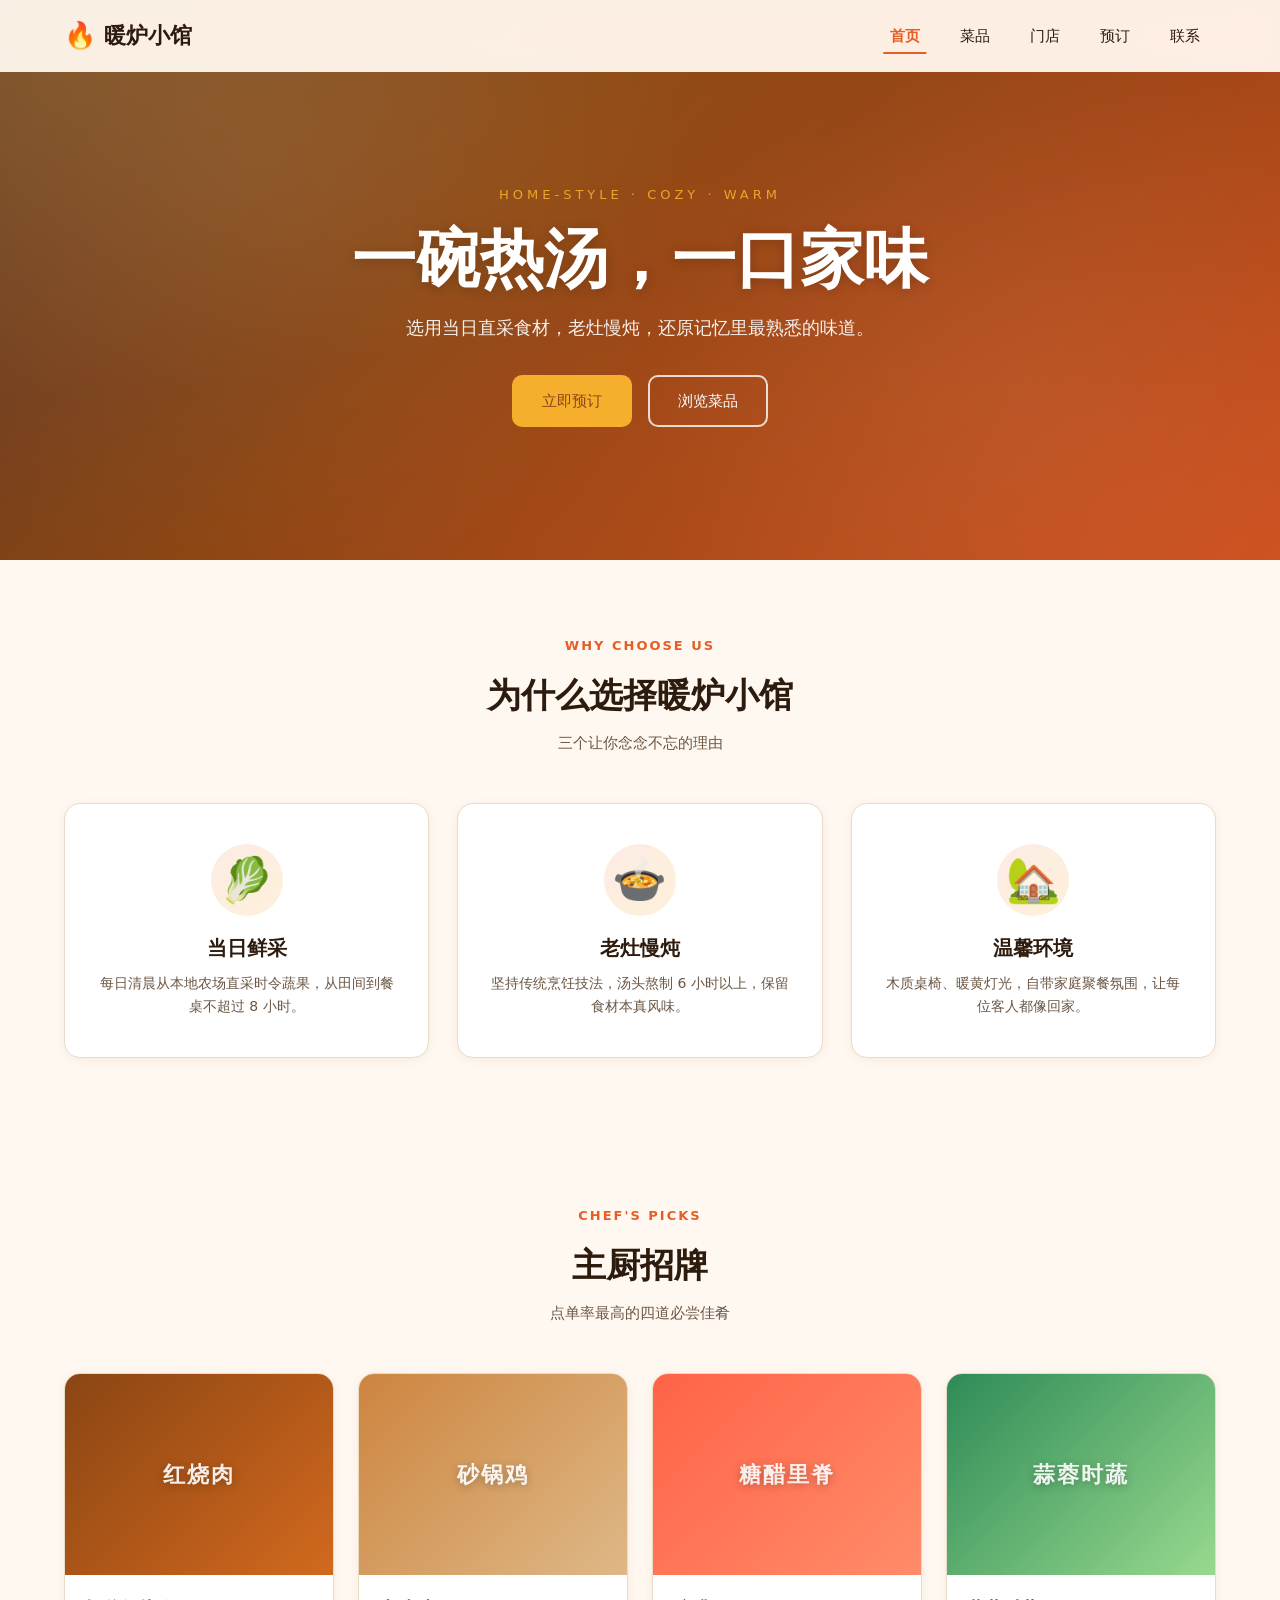
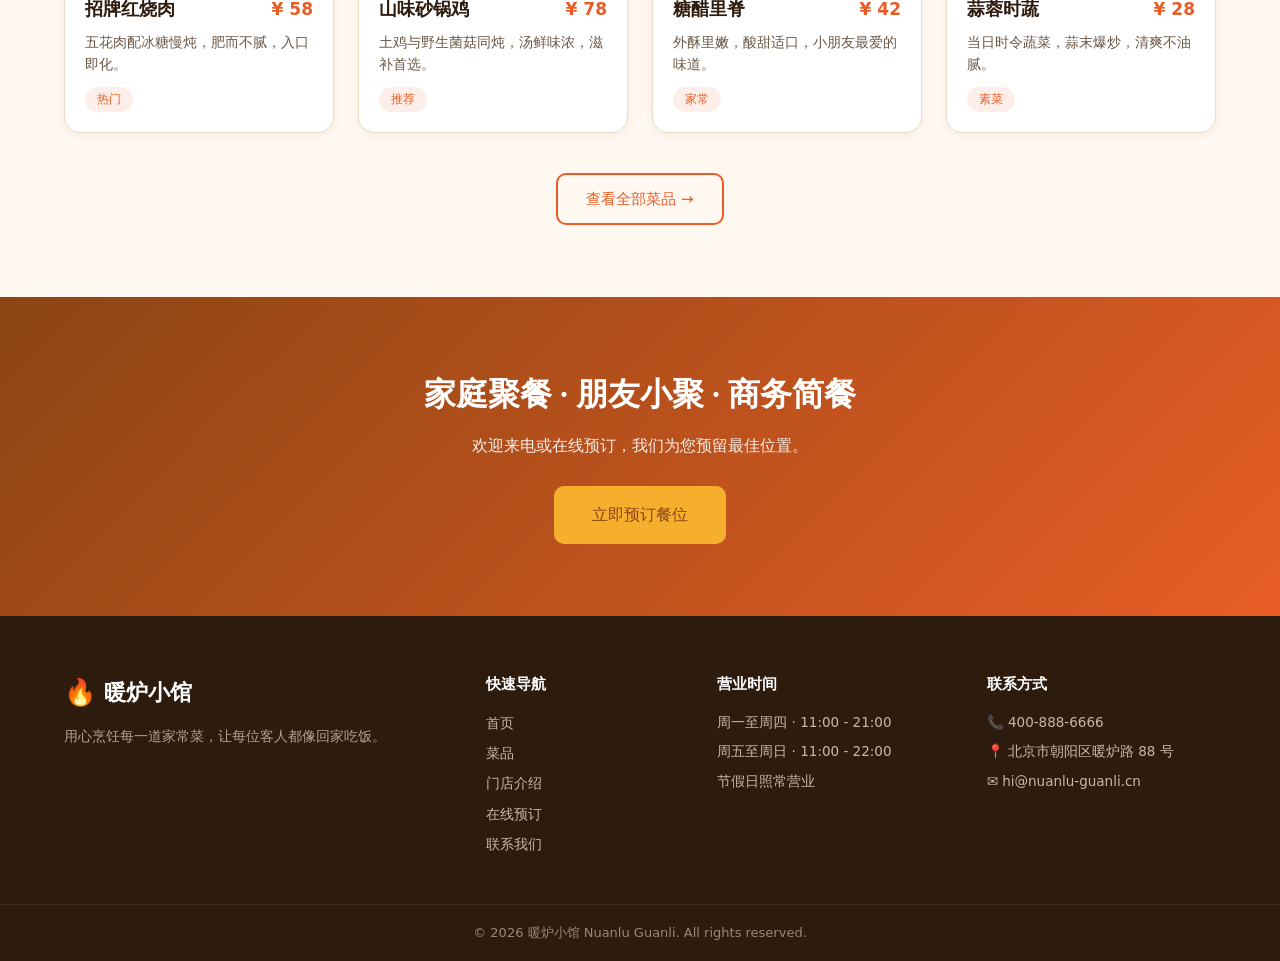
<file: index.html>
<!DOCTYPE html>
<html lang="zh-CN">
<head>
  <meta charset="UTF-8" />
  <meta name="viewport" content="width=device-width, initial-scale=1.0" />
  <title>暖炉小馆 · 家的味道</title>
  <meta name="description" content="暖炉小馆 — 用心烹饪每一道家常菜，承接家庭聚餐与朋友小聚。" />
  <link rel="stylesheet" href="css/style.css" />
  <link rel="stylesheet" href="css/responsive.css" />
</head>
<body class="page-home">

  <!-- ============ 固定导航栏 ============ -->
  <header id="site-header" class="site-header">
    <div class="container nav-container">
      <a href="index.html" class="logo" aria-label="暖炉小馆 首页">
        <span class="logo-icon">🔥</span>
        <span class="logo-text">暖炉小馆</span>
      </a>

      <button id="nav-toggle" class="nav-toggle" aria-label="切换导航菜单" aria-expanded="false">
        <span></span><span></span><span></span>
      </button>

      <nav id="main-nav" class="main-nav">
        <ul class="nav-list">
          <li><a href="index.html" class="active">首页</a></li>
          <li><a href="dishes.html">菜品</a></li>
          <li><a href="about.html">门店</a></li>
          <li><a href="booking.html">预订</a></li>
          <li><a href="contact.html">联系</a></li>
        </ul>
      </nav>
    </div>
  </header>

  <!-- ============ 英雄区 ============ -->
  <section class="hero" id="hero">
    <div class="hero-bg" aria-hidden="true"></div>
    <div class="hero-overlay" aria-hidden="true"></div>
    <div class="container hero-content">
      <p class="hero-tagline">Home-style · Cozy · Warm</p>
      <h1 class="hero-title">一碗热汤，一口家味</h1>
      <p class="hero-desc">选用当日直采食材，老灶慢炖，还原记忆里最熟悉的味道。</p>
      <div class="hero-actions">
        <a href="booking.html" class="btn btn-primary">立即预订</a>
        <a href="dishes.html" class="btn btn-outline">浏览菜品</a>
      </div>
    </div>
  </section>

  <!-- ============ 特色板块 ============ -->
  <section class="section features" id="features">
    <div class="container">
      <div class="section-head">
        <span class="eyebrow">Why Choose Us</span>
        <h2 class="section-title">为什么选择暖炉小馆</h2>
        <p class="section-sub">三个让你念念不忘的理由</p>
      </div>
      <div class="features-grid">
        <article class="feature-card">
          <div class="feature-icon">🥬</div>
          <h3>当日鲜采</h3>
          <p>每日清晨从本地农场直采时令蔬果，从田间到餐桌不超过 8 小时。</p>
        </article>
        <article class="feature-card">
          <div class="feature-icon">🍲</div>
          <h3>老灶慢炖</h3>
          <p>坚持传统烹饪技法，汤头熬制 6 小时以上，保留食材本真风味。</p>
        </article>
        <article class="feature-card">
          <div class="feature-icon">🏡</div>
          <h3>温馨环境</h3>
          <p>木质桌椅、暖黄灯光，自带家庭聚餐氛围，让每位客人都像回家。</p>
        </article>
      </div>
    </div>
  </section>

  <!-- ============ 招牌菜品预览 ============ -->
  <section class="section signature" id="signature">
    <div class="container">
      <div class="section-head">
        <span class="eyebrow">Chef's Picks</span>
        <h2 class="section-title">主厨招牌</h2>
        <p class="section-sub">点单率最高的四道必尝佳肴</p>
      </div>
      <div class="dish-grid">
        <article class="dish-card">
          <div class="dish-img" data-bg="红烧肉·砂锅鸡·糖醋里脊·蒜蓉时蔬" style="background:linear-gradient(135deg,#8B4513 0%,#D2691E 100%);">
            <span class="dish-img-text">红烧肉</span>
          </div>
          <div class="dish-body">
            <div class="dish-head">
              <h3>招牌红烧肉</h3>
              <span class="dish-price">¥ 58</span>
            </div>
            <p class="dish-desc">五花肉配冰糖慢炖，肥而不腻，入口即化。</p>
            <span class="dish-tag">热门</span>
          </div>
        </article>

        <article class="dish-card">
          <div class="dish-img" style="background:linear-gradient(135deg,#CD853F 0%,#DEB887 100%);">
            <span class="dish-img-text">砂锅鸡</span>
          </div>
          <div class="dish-body">
            <div class="dish-head">
              <h3>山味砂锅鸡</h3>
              <span class="dish-price">¥ 78</span>
            </div>
            <p class="dish-desc">土鸡与野生菌菇同炖，汤鲜味浓，滋补首选。</p>
            <span class="dish-tag">推荐</span>
          </div>
        </article>

        <article class="dish-card">
          <div class="dish-img" style="background:linear-gradient(135deg,#FF6347 0%,#FF8C69 100%);">
            <span class="dish-img-text">糖醋里脊</span>
          </div>
          <div class="dish-body">
            <div class="dish-head">
              <h3>糖醋里脊</h3>
              <span class="dish-price">¥ 42</span>
            </div>
            <p class="dish-desc">外酥里嫩，酸甜适口，小朋友最爱的味道。</p>
            <span class="dish-tag">家常</span>
          </div>
        </article>

        <article class="dish-card">
          <div class="dish-img" style="background:linear-gradient(135deg,#2E8B57 0%,#98D98E 100%);">
            <span class="dish-img-text">蒜蓉时蔬</span>
          </div>
          <div class="dish-body">
            <div class="dish-head">
              <h3>蒜蓉时蔬</h3>
              <span class="dish-price">¥ 28</span>
            </div>
            <p class="dish-desc">当日时令蔬菜，蒜末爆炒，清爽不油腻。</p>
            <span class="dish-tag">素菜</span>
          </div>
        </article>
      </div>

      <div class="section-more">
        <a href="dishes.html" class="btn btn-outline">查看全部菜品 →</a>
      </div>
    </div>
  </section>

  <!-- ============ CTA ============ -->
  <section class="section cta" id="cta">
    <div class="container">
      <h2>家庭聚餐 · 朋友小聚 · 商务简餐</h2>
      <p>欢迎来电或在线预订，我们为您预留最佳位置。</p>
      <a href="booking.html" class="btn btn-primary btn-lg">立即预订餐位</a>
    </div>
  </section>

  <!-- ============ 页脚 ============ -->
  <footer class="site-footer">
    <div class="container footer-grid">
      <div class="footer-col">
        <div class="logo"><span class="logo-icon">🔥</span><span class="logo-text">暖炉小馆</span></div>
        <p class="footer-about">用心烹饪每一道家常菜，让每位客人都像回家吃饭。</p>
      </div>
      <div class="footer-col">
        <h4>快速导航</h4>
        <ul>
          <li><a href="index.html">首页</a></li>
          <li><a href="dishes.html">菜品</a></li>
          <li><a href="about.html">门店介绍</a></li>
          <li><a href="booking.html">在线预订</a></li>
          <li><a href="contact.html">联系我们</a></li>
        </ul>
      </div>
      <div class="footer-col">
        <h4>营业时间</h4>
        <ul class="no-dot">
          <li>周一至周四 · 11:00 - 21:00</li>
          <li>周五至周日 · 11:00 - 22:00</li>
          <li>节假日照常营业</li>
        </ul>
      </div>
      <div class="footer-col">
        <h4>联系方式</h4>
        <ul class="no-dot">
          <li>📞 400-888-6666</li>
          <li>📍 北京市朝阳区暖炉路 88 号</li>
          <li>✉️ hi@nuanlu-guanli.cn</li>
        </ul>
      </div>
    </div>
    <div class="footer-bottom">
      <div class="container">© 2026 暖炉小馆 Nuanlu Guanli. All rights reserved.</div>
    </div>
  </footer>

  <!-- ============ 返回顶部 ============ -->
  <button id="back-top" class="back-top" aria-label="返回顶部">↑</button>

  <script src="js/main.js"></script>
</body>
</html>
</file>
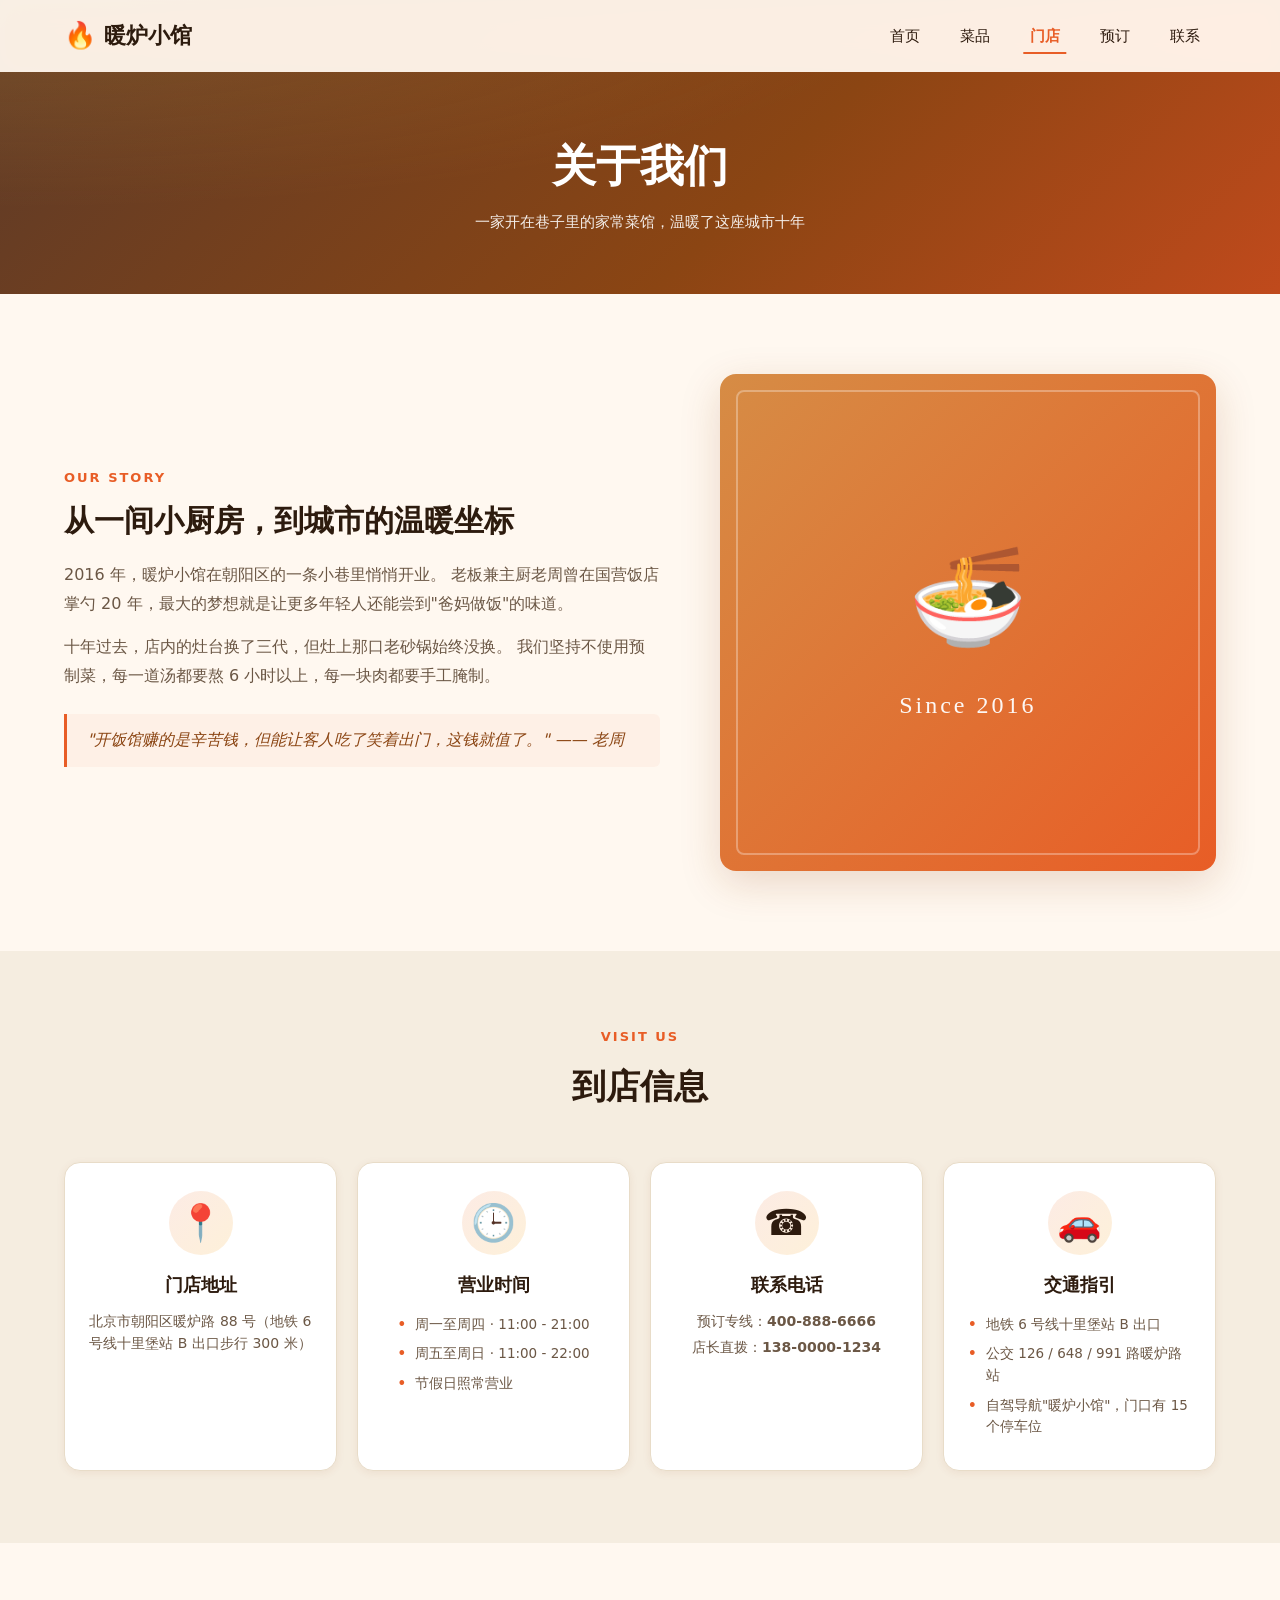
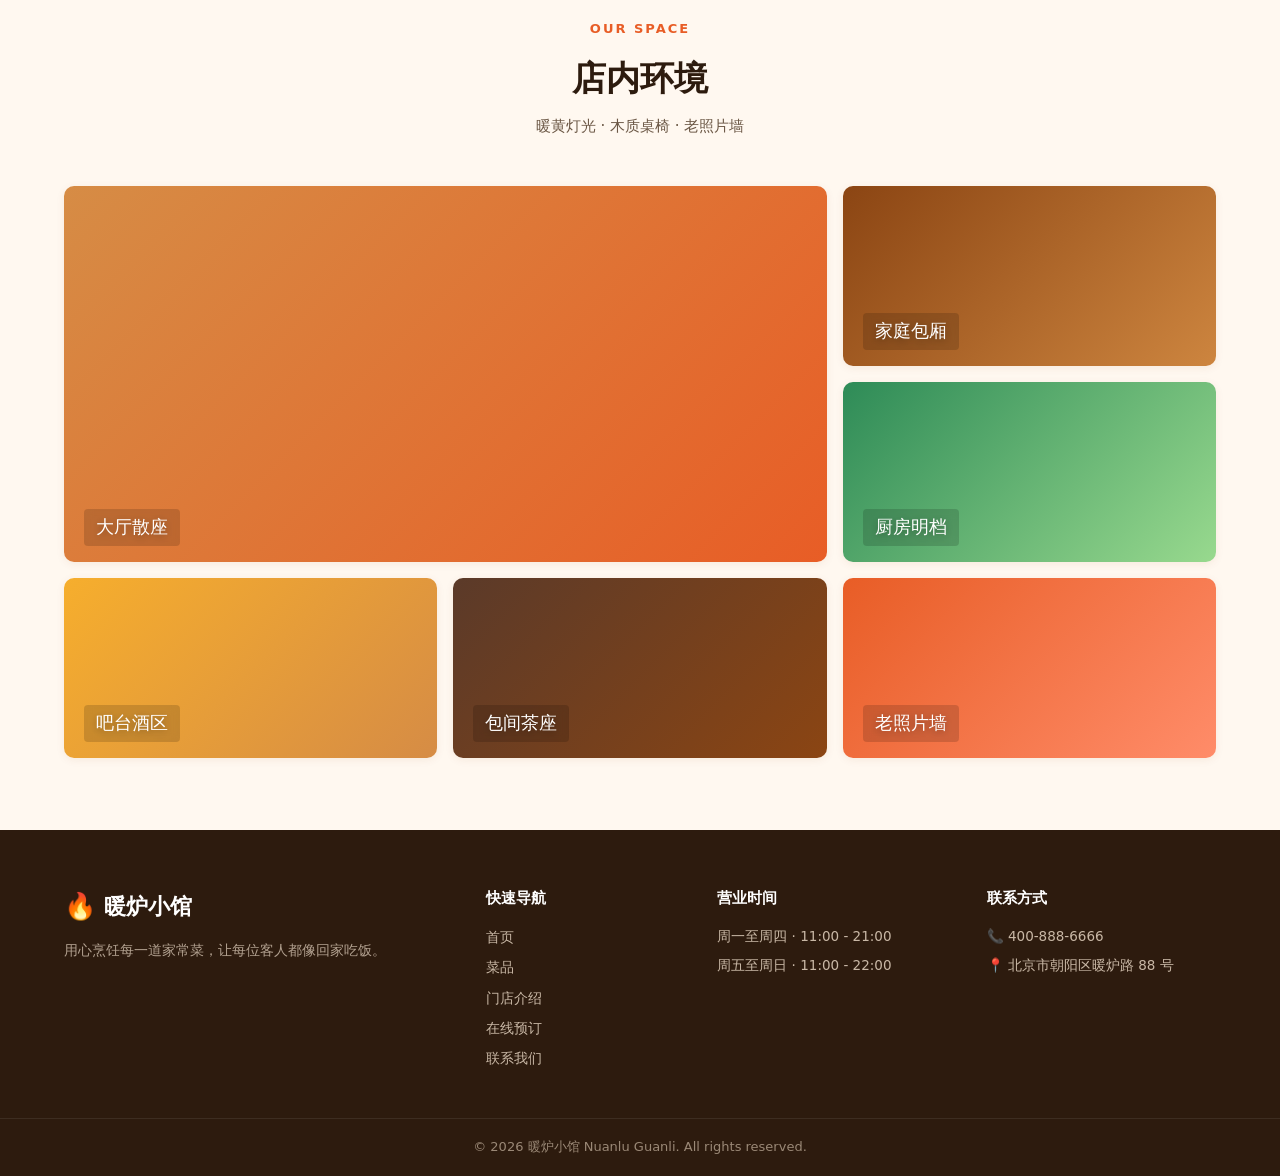
<file: about.html>
<!DOCTYPE html>
<html lang="zh-CN">
<head>
  <meta charset="UTF-8" />
  <meta name="viewport" content="width=device-width, initial-scale=1.0" />
  <title>门店介绍 · 暖炉小馆</title>
  <link rel="stylesheet" href="css/style.css" />
  <link rel="stylesheet" href="css/responsive.css" />
</head>
<body class="page-about">

  <header id="site-header" class="site-header">
    <div class="container nav-container">
      <a href="index.html" class="logo"><span class="logo-icon">🔥</span><span class="logo-text">暖炉小馆</span></a>
      <button id="nav-toggle" class="nav-toggle" aria-label="切换导航菜单" aria-expanded="false">
        <span></span><span></span><span></span>
      </button>
      <nav id="main-nav" class="main-nav">
        <ul class="nav-list">
          <li><a href="index.html">首页</a></li>
          <li><a href="dishes.html">菜品</a></li>
          <li><a href="about.html" class="active">门店</a></li>
          <li><a href="booking.html">预订</a></li>
          <li><a href="contact.html">联系</a></li>
        </ul>
      </nav>
    </div>
  </header>

  <section class="page-banner">
    <div class="container">
      <h1>关于我们</h1>
      <p>一家开在巷子里的家常菜馆，温暖了这座城市十年</p>
    </div>
  </section>

  <!-- ============ 品牌故事 ============ -->
  <section class="section brand-story">
    <div class="container story-container">
      <div class="story-text">
        <span class="eyebrow">Our Story</span>
        <h2>从一间小厨房，到城市的温暖坐标</h2>
        <p>
          2016 年，暖炉小馆在朝阳区的一条小巷里悄悄开业。
          老板兼主厨老周曾在国营饭店掌勺 20 年，最大的梦想就是让更多年轻人还能尝到"爸妈做饭"的味道。
        </p>
        <p>
          十年过去，店内的灶台换了三代，但灶上那口老砂锅始终没换。
          我们坚持不使用预制菜，每一道汤都要熬 6 小时以上，每一块肉都要手工腌制。
        </p>
        <p class="quote">"开饭馆赚的是辛苦钱，但能让客人吃了笑着出门，这钱就值了。" —— 老周</p>
      </div>
      <div class="story-visual" aria-hidden="true">
        <div class="visual-inner">
          <span class="visual-emoji">🍜</span>
          <p class="visual-year">Since 2016</p>
        </div>
      </div>
    </div>
  </section>

  <!-- ============ 门店信息 ============ -->
  <section class="section store-info">
    <div class="container">
      <div class="section-head">
        <span class="eyebrow">Visit Us</span>
        <h2 class="section-title">到店信息</h2>
      </div>
      <div class="info-grid">
        <div class="info-card">
          <div class="info-icon">📍</div>
          <h3>门店地址</h3>
          <p>北京市朝阳区暖炉路 88 号（地铁 6 号线十里堡站 B 出口步行 300 米）</p>
        </div>
        <div class="info-card">
          <div class="info-icon">🕒</div>
          <h3>营业时间</h3>
          <ul class="info-list">
            <li>周一至周四 · 11:00 - 21:00</li>
            <li>周五至周日 · 11:00 - 22:00</li>
            <li>节假日照常营业</li>
          </ul>
        </div>
        <div class="info-card">
          <div class="info-icon">☎️</div>
          <h3>联系电话</h3>
          <p>预订专线：<strong>400-888-6666</strong></p>
          <p>店长直拨：<strong>138-0000-1234</strong></p>
        </div>
        <div class="info-card">
          <div class="info-icon">🚗</div>
          <h3>交通指引</h3>
          <ul class="info-list">
            <li>地铁 6 号线十里堡站 B 出口</li>
            <li>公交 126 / 648 / 991 路暖炉路站</li>
            <li>自驾导航"暖炉小馆"，门口有 15 个停车位</li>
          </ul>
        </div>
      </div>
    </div>
  </section>

  <!-- ============ 门店图片墙 ============ -->
  <section class="section gallery" id="gallery">
    <div class="container">
      <div class="section-head">
        <span class="eyebrow">Our Space</span>
        <h2 class="section-title">店内环境</h2>
        <p class="section-sub">暖黄灯光 · 木质桌椅 · 老照片墙</p>
      </div>
      <div class="gallery-grid">
        <div class="gallery-item" style="background:linear-gradient(135deg,#D68C45,#E85D26);">
          <span>大厅散座</span>
        </div>
        <div class="gallery-item" style="background:linear-gradient(135deg,#8B4513,#CD853F);">
          <span>家庭包厢</span>
        </div>
        <div class="gallery-item" style="background:linear-gradient(135deg,#2E8B57,#98D98E);">
          <span>厨房明档</span>
        </div>
        <div class="gallery-item" style="background:linear-gradient(135deg,#F6AE2D,#D68C45);">
          <span>吧台酒区</span>
        </div>
        <div class="gallery-item" style="background:linear-gradient(135deg,#5B3A29,#8B4513);">
          <span>包间茶座</span>
        </div>
        <div class="gallery-item" style="background:linear-gradient(135deg,#E85D26,#FF8C69);">
          <span>老照片墙</span>
        </div>
      </div>
    </div>
  </section>

  <footer class="site-footer">
    <div class="container footer-grid">
      <div class="footer-col">
        <div class="logo"><span class="logo-icon">🔥</span><span class="logo-text">暖炉小馆</span></div>
        <p class="footer-about">用心烹饪每一道家常菜，让每位客人都像回家吃饭。</p>
      </div>
      <div class="footer-col">
        <h4>快速导航</h4>
        <ul>
          <li><a href="index.html">首页</a></li>
          <li><a href="dishes.html">菜品</a></li>
          <li><a href="about.html">门店介绍</a></li>
          <li><a href="booking.html">在线预订</a></li>
          <li><a href="contact.html">联系我们</a></li>
        </ul>
      </div>
      <div class="footer-col">
        <h4>营业时间</h4>
        <ul class="no-dot">
          <li>周一至周四 · 11:00 - 21:00</li>
          <li>周五至周日 · 11:00 - 22:00</li>
        </ul>
      </div>
      <div class="footer-col">
        <h4>联系方式</h4>
        <ul class="no-dot">
          <li>📞 400-888-6666</li>
          <li>📍 北京市朝阳区暖炉路 88 号</li>
        </ul>
      </div>
    </div>
    <div class="footer-bottom">
      <div class="container">© 2026 暖炉小馆 Nuanlu Guanli. All rights reserved.</div>
    </div>
  </footer>

  <button id="back-top" class="back-top" aria-label="返回顶部">↑</button>

  <script src="js/main.js"></script>
</body>
</html>
</file>
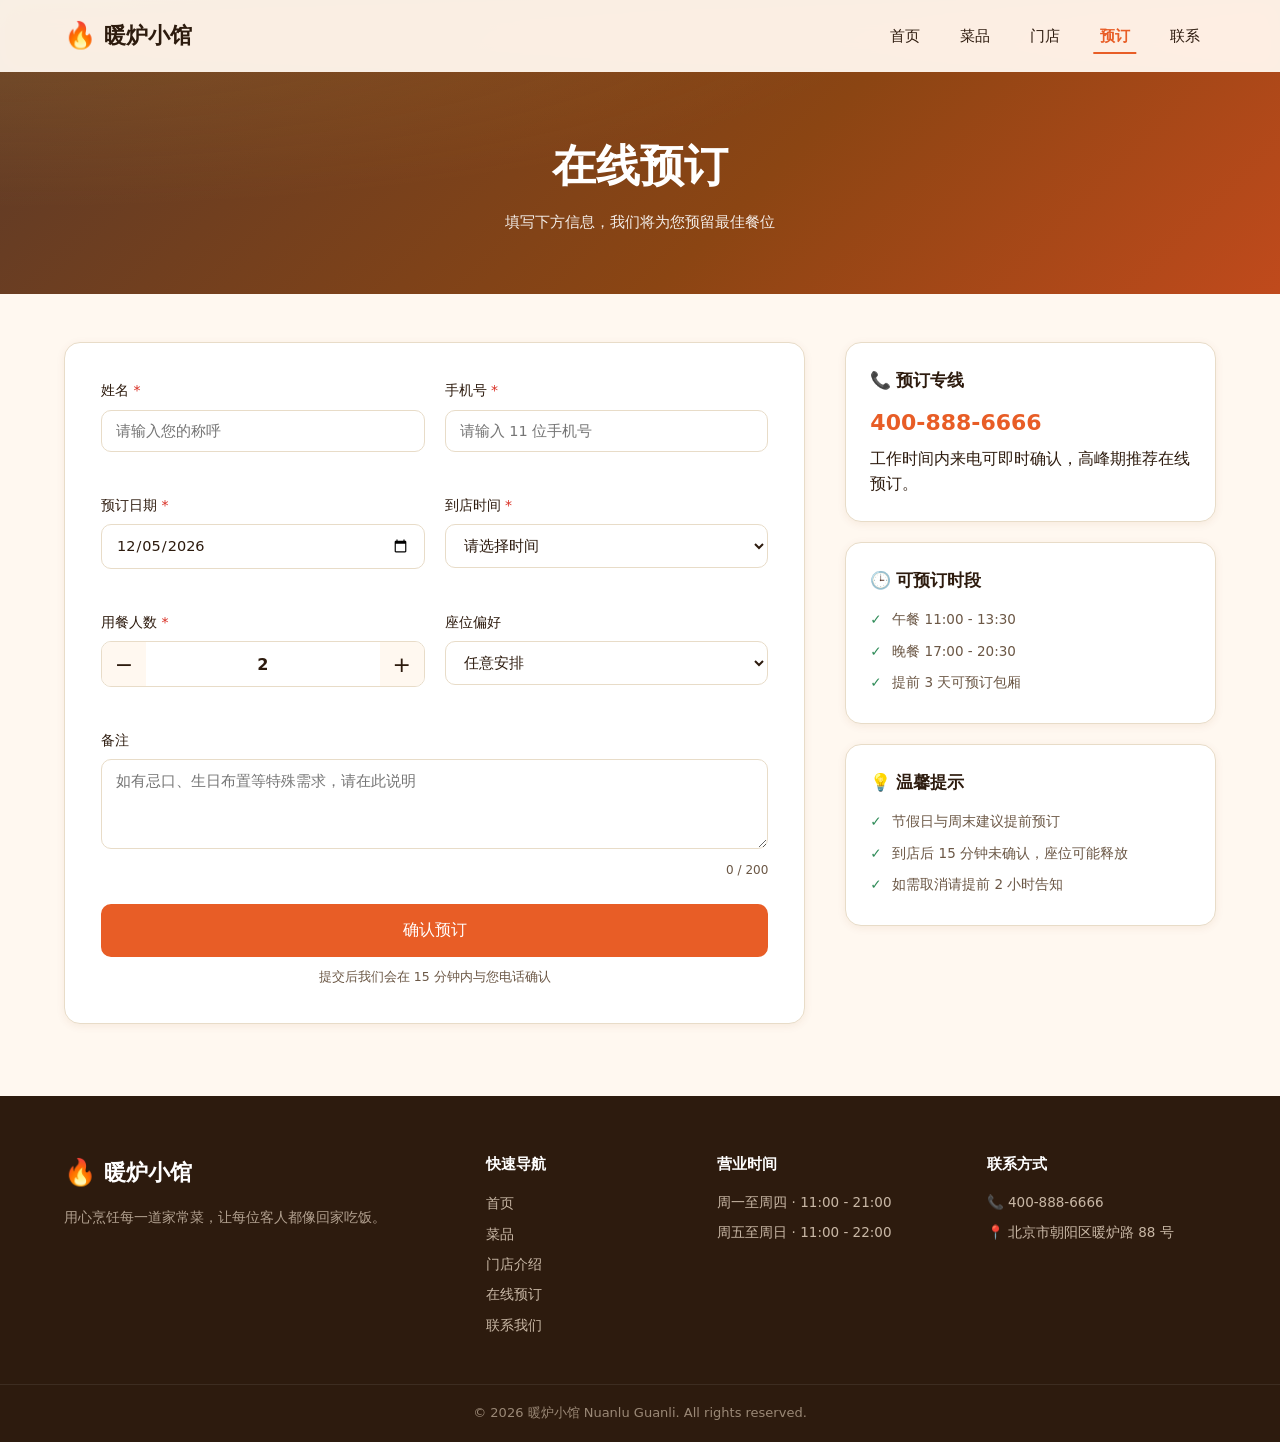
<file: booking.html>
<!DOCTYPE html>
<html lang="zh-CN">
<head>
  <meta charset="UTF-8" />
  <meta name="viewport" content="width=device-width, initial-scale=1.0" />
  <title>在线预订 · 暖炉小馆</title>
  <link rel="stylesheet" href="css/style.css" />
  <link rel="stylesheet" href="css/responsive.css" />
</head>
<body class="page-booking">

  <header id="site-header" class="site-header">
    <div class="container nav-container">
      <a href="index.html" class="logo"><span class="logo-icon">🔥</span><span class="logo-text">暖炉小馆</span></a>
      <button id="nav-toggle" class="nav-toggle" aria-label="切换导航菜单" aria-expanded="false">
        <span></span><span></span><span></span>
      </button>
      <nav id="main-nav" class="main-nav">
        <ul class="nav-list">
          <li><a href="index.html">首页</a></li>
          <li><a href="dishes.html">菜品</a></li>
          <li><a href="about.html">门店</a></li>
          <li><a href="booking.html" class="active">预订</a></li>
          <li><a href="contact.html">联系</a></li>
        </ul>
      </nav>
    </div>
  </header>

  <section class="page-banner">
    <div class="container">
      <h1>在线预订</h1>
      <p>填写下方信息，我们将为您预留最佳餐位</p>
    </div>
  </section>

  <!-- ============ 预订表单区 ============ -->
  <section class="section booking-section">
    <div class="container booking-container">

      <!-- 左侧：表单 -->
      <div class="booking-form-wrap">
        <form id="booking-form" class="booking-form" novalidate>

          <div class="form-row">
            <div class="form-group">
              <label for="b-name">姓名 <span class="req">*</span></label>
              <input type="text" id="b-name" name="name" maxlength="20" placeholder="请输入您的称呼" autocomplete="name" required />
              <small class="form-error" data-for="b-name"></small>
            </div>
            <div class="form-group">
              <label for="b-phone">手机号 <span class="req">*</span></label>
              <input type="tel" id="b-phone" name="phone" pattern="^1[3-9]\d{9}$" maxlength="11" placeholder="请输入 11 位手机号" autocomplete="tel" required />
              <small class="form-error" data-for="b-phone"></small>
            </div>
          </div>

          <div class="form-row">
            <div class="form-group">
              <label for="b-date">预订日期 <span class="req">*</span></label>
              <input type="date" id="b-date" name="date" required />
              <small class="form-error" data-for="b-date"></small>
            </div>
            <div class="form-group">
              <label for="b-time">到店时间 <span class="req">*</span></label>
              <select id="b-time" name="time" required>
                <option value="">请选择时间</option>
                <option value="11:00">11:00</option>
                <option value="11:30">11:30</option>
                <option value="12:00">12:00</option>
                <option value="12:30">12:30</option>
                <option value="13:00">13:00</option>
                <option value="17:00">17:00</option>
                <option value="17:30">17:30</option>
                <option value="18:00">18:00</option>
                <option value="18:30">18:30</option>
                <option value="19:00">19:00</option>
                <option value="19:30">19:30</option>
                <option value="20:00">20:00</option>
              </select>
              <small class="form-error" data-for="b-time"></small>
            </div>
          </div>

          <div class="form-row">
            <div class="form-group">
              <label for="b-guests">用餐人数 <span class="req">*</span></label>
              <div class="stepper">
                <button type="button" class="step-btn" data-action="minus" aria-label="减少">−</button>
                <input type="number" id="b-guests" name="guests" min="1" max="20" value="2" readonly required />
                <button type="button" class="step-btn" data-action="plus" aria-label="增加">+</button>
              </div>
              <small class="form-error" data-for="b-guests"></small>
            </div>
            <div class="form-group">
              <label for="b-area">座位偏好</label>
              <select id="b-area" name="area">
                <option value="any">任意安排</option>
                <option value="hall">大厅散座</option>
                <option value="window">靠窗位置</option>
                <option value="booth">包厢（需 ≥6 人）</option>
                <option value="quiet">安静角落</option>
              </select>
            </div>
          </div>

          <div class="form-group">
            <label for="b-note">备注</label>
            <textarea id="b-note" name="note" rows="3" maxlength="200" placeholder="如有忌口、生日布置等特殊需求，请在此说明"></textarea>
            <div class="char-count"><span id="char-used">0</span> / 200</div>
          </div>

          <div class="form-submit">
            <button type="submit" class="btn btn-primary btn-lg btn-block" id="submit-btn">
              确认预订
            </button>
            <p class="form-tip">提交后我们会在 15 分钟内与您电话确认</p>
          </div>
        </form>
      </div>

      <!-- 右侧：提示 -->
      <aside class="booking-sidebar">
        <div class="info-panel">
          <h3>📞 预订专线</h3>
          <p class="phone-big">400-888-6666</p>
          <p>工作时间内来电可即时确认，高峰期推荐在线预订。</p>
        </div>

        <div class="info-panel">
          <h3>🕒 可预订时段</h3>
          <ul class="check-list">
            <li>午餐 11:00 - 13:30</li>
            <li>晚餐 17:00 - 20:30</li>
            <li>提前 3 天可预订包厢</li>
          </ul>
        </div>

        <div class="info-panel">
          <h3>💡 温馨提示</h3>
          <ul class="check-list">
            <li>节假日与周末建议提前预订</li>
            <li>到店后 15 分钟未确认，座位可能释放</li>
            <li>如需取消请提前 2 小时告知</li>
          </ul>
        </div>
      </aside>
    </div>
  </section>

  <!-- ============ 预订成功弹窗 ============ -->
  <div class="modal" id="success-modal" hidden aria-hidden="true">
    <div class="modal-backdrop" data-close></div>
    <div class="modal-dialog" role="dialog" aria-modal="true" aria-labelledby="modal-title">
      <button class="modal-close" aria-label="关闭" data-close>×</button>
      <div class="modal-icon">✅</div>
      <h3 id="modal-title">预订提交成功！</h3>
      <p id="modal-msg">我们已收到您的预订请求，稍后将通过电话与您确认。</p>
      <div class="modal-actions">
        <button class="btn btn-outline" data-close>关闭</button>
        <a href="index.html" class="btn btn-primary">返回首页</a>
      </div>
    </div>
  </div>

  <footer class="site-footer">
    <div class="container footer-grid">
      <div class="footer-col">
        <div class="logo"><span class="logo-icon">🔥</span><span class="logo-text">暖炉小馆</span></div>
        <p class="footer-about">用心烹饪每一道家常菜，让每位客人都像回家吃饭。</p>
      </div>
      <div class="footer-col">
        <h4>快速导航</h4>
        <ul>
          <li><a href="index.html">首页</a></li>
          <li><a href="dishes.html">菜品</a></li>
          <li><a href="about.html">门店介绍</a></li>
          <li><a href="booking.html">在线预订</a></li>
          <li><a href="contact.html">联系我们</a></li>
        </ul>
      </div>
      <div class="footer-col">
        <h4>营业时间</h4>
        <ul class="no-dot">
          <li>周一至周四 · 11:00 - 21:00</li>
          <li>周五至周日 · 11:00 - 22:00</li>
        </ul>
      </div>
      <div class="footer-col">
        <h4>联系方式</h4>
        <ul class="no-dot">
          <li>📞 400-888-6666</li>
          <li>📍 北京市朝阳区暖炉路 88 号</li>
        </ul>
      </div>
    </div>
    <div class="footer-bottom">
      <div class="container">© 2026 暖炉小馆 Nuanlu Guanli. All rights reserved.</div>
    </div>
  </footer>

  <button id="back-top" class="back-top" aria-label="返回顶部">↑</button>

  <script src="js/main.js"></script>
  <script src="js/booking.js"></script>
</body>
</html>
</file>
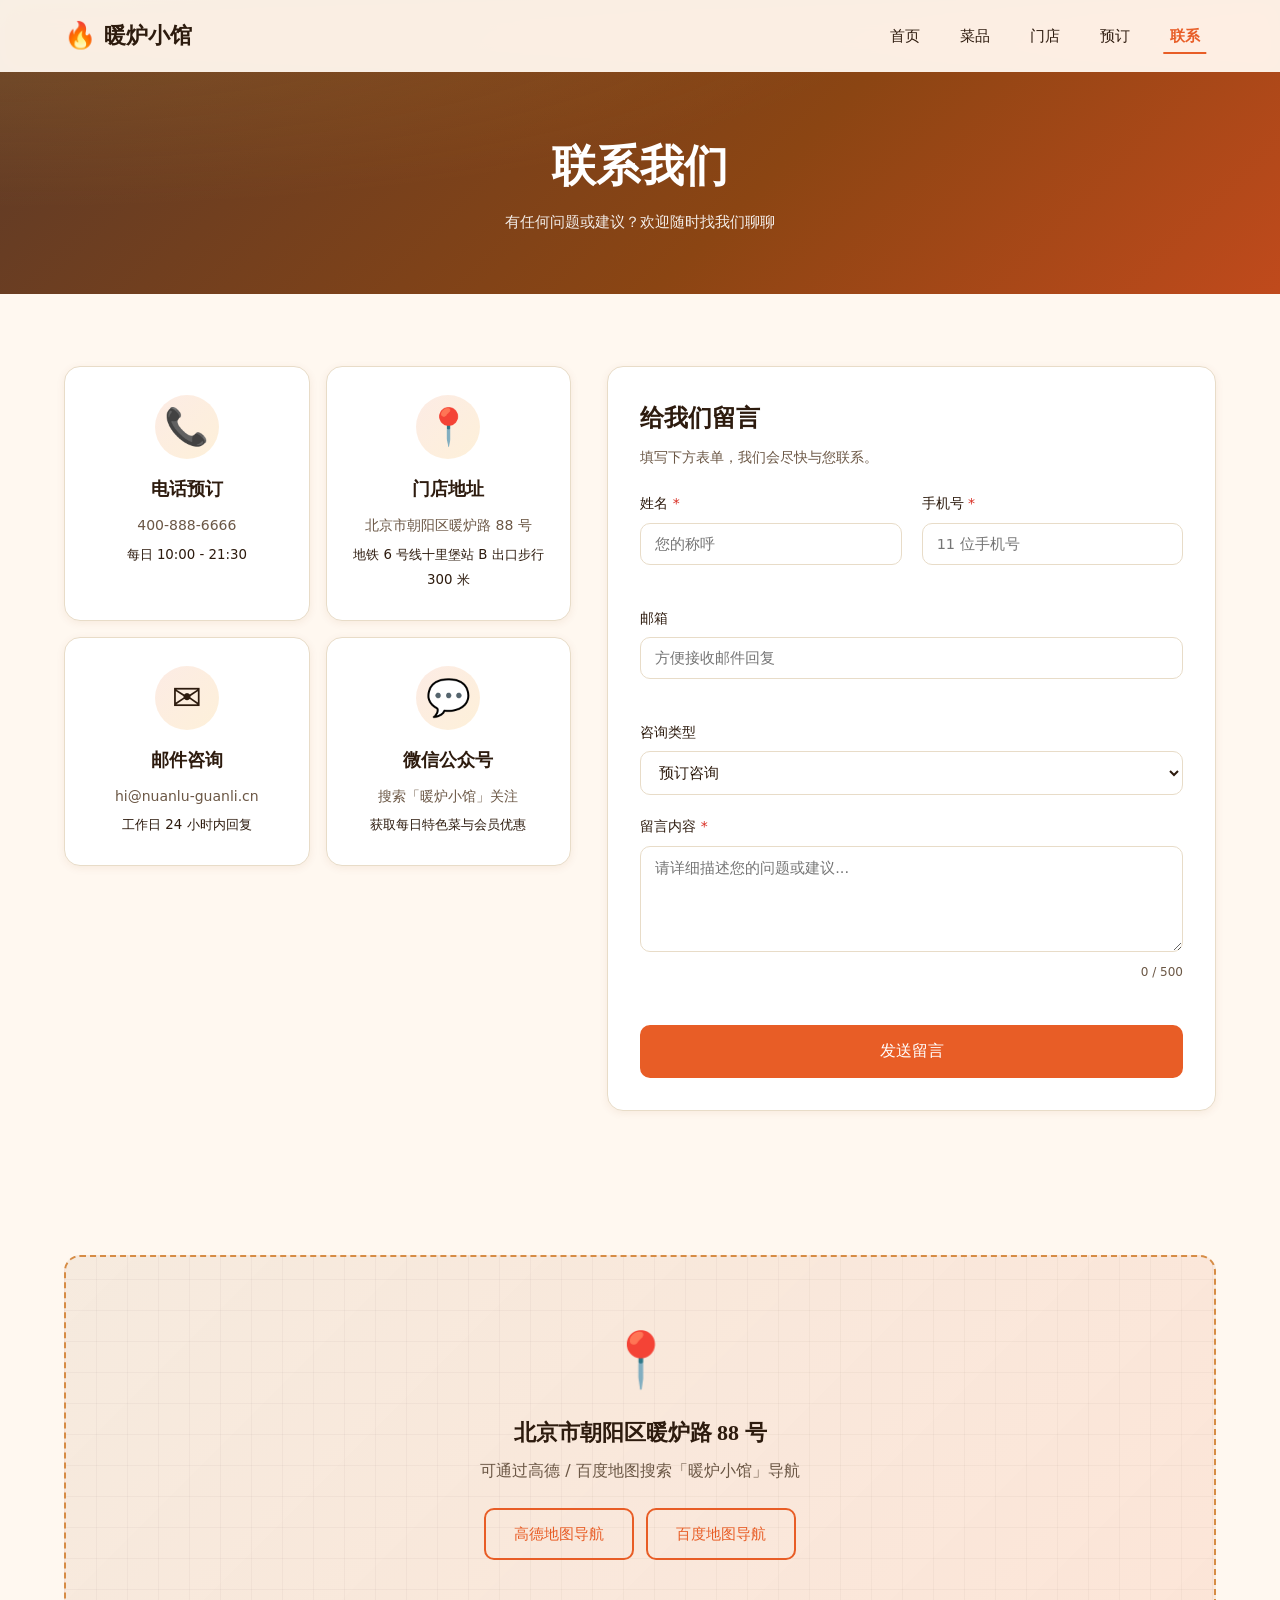
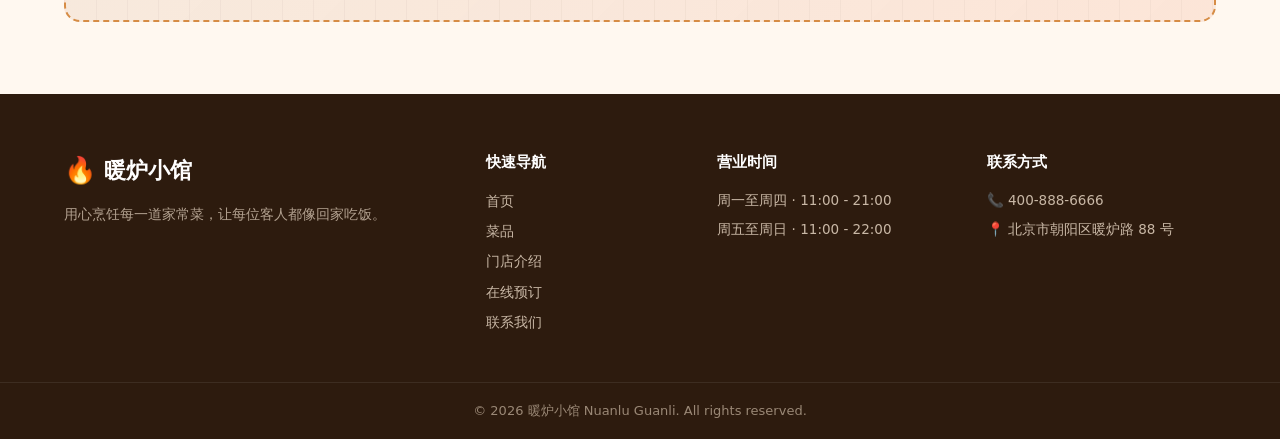
<file: contact.html>
<!DOCTYPE html>
<html lang="zh-CN">
<head>
  <meta charset="UTF-8" />
  <meta name="viewport" content="width=device-width, initial-scale=1.0" />
  <title>联系我们 · 暖炉小馆</title>
  <link rel="stylesheet" href="css/style.css" />
  <link rel="stylesheet" href="css/responsive.css" />
</head>
<body class="page-contact">

  <header id="site-header" class="site-header">
    <div class="container nav-container">
      <a href="index.html" class="logo"><span class="logo-icon">🔥</span><span class="logo-text">暖炉小馆</span></a>
      <button id="nav-toggle" class="nav-toggle" aria-label="切换导航菜单" aria-expanded="false">
        <span></span><span></span><span></span>
      </button>
      <nav id="main-nav" class="main-nav">
        <ul class="nav-list">
          <li><a href="index.html">首页</a></li>
          <li><a href="dishes.html">菜品</a></li>
          <li><a href="about.html">门店</a></li>
          <li><a href="booking.html">预订</a></li>
          <li><a href="contact.html" class="active">联系</a></li>
        </ul>
      </nav>
    </div>
  </header>

  <section class="page-banner">
    <div class="container">
      <h1>联系我们</h1>
      <p>有任何问题或建议？欢迎随时找我们聊聊</p>
    </div>
  </section>

  <!-- ============ 联系信息卡片 ============ -->
  <section class="section contact-section">
    <div class="container contact-container">

      <div class="contact-info">
        <div class="info-card">
          <div class="info-icon">📞</div>
          <h3>电话预订</h3>
          <p>400-888-6666</p>
          <small>每日 10:00 - 21:30</small>
        </div>

        <div class="info-card">
          <div class="info-icon">📍</div>
          <h3>门店地址</h3>
          <p>北京市朝阳区暖炉路 88 号</p>
          <small>地铁 6 号线十里堡站 B 出口步行 300 米</small>
        </div>

        <div class="info-card">
          <div class="info-icon">✉️</div>
          <h3>邮件咨询</h3>
          <p>hi@nuanlu-guanli.cn</p>
          <small>工作日 24 小时内回复</small>
        </div>

        <div class="info-card">
          <div class="info-icon">💬</div>
          <h3>微信公众号</h3>
          <p>搜索「暖炉小馆」关注</p>
          <small>获取每日特色菜与会员优惠</small>
        </div>
      </div>

      <!-- ============ 留言表单 ============ -->
      <div class="contact-form-wrap">
        <h2>给我们留言</h2>
        <p class="form-intro">填写下方表单，我们会尽快与您联系。</p>
        <form id="contact-form" class="contact-form" novalidate>
          <div class="form-row">
            <div class="form-group">
              <label for="c-name">姓名 <span class="req">*</span></label>
              <input type="text" id="c-name" name="name" maxlength="20" placeholder="您的称呼" required />
              <small class="form-error" data-for="c-name"></small>
            </div>
            <div class="form-group">
              <label for="c-phone">手机号 <span class="req">*</span></label>
              <input type="tel" id="c-phone" name="phone" pattern="^1[3-9]\d{9}$" maxlength="11" placeholder="11 位手机号" required />
              <small class="form-error" data-for="c-phone"></small>
            </div>
          </div>
          <div class="form-group">
            <label for="c-email">邮箱</label>
            <input type="email" id="c-email" name="email" placeholder="方便接收邮件回复" />
            <small class="form-error" data-for="c-email"></small>
          </div>
          <div class="form-group">
            <label for="c-subject">咨询类型</label>
            <select id="c-subject" name="subject">
              <option value="booking">预订咨询</option>
              <option value="menu">菜品问题</option>
              <option value="coop">商务合作</option>
              <option value="feedback">意见反馈</option>
              <option value="other">其他</option>
            </select>
          </div>
          <div class="form-group">
            <label for="c-message">留言内容 <span class="req">*</span></label>
            <textarea id="c-message" name="message" rows="5" maxlength="500" placeholder="请详细描述您的问题或建议..." required></textarea>
            <div class="char-count"><span id="c-char-used">0</span> / 500</div>
            <small class="form-error" data-for="c-message"></small>
          </div>
          <button type="submit" class="btn btn-primary btn-lg btn-block" id="c-submit">发送留言</button>
        </form>
      </div>
    </div>
  </section>

  <!-- ============ 地图占位 ============ -->
  <section class="section map-section" aria-label="门店位置地图">
    <div class="container">
      <div class="map-placeholder" id="map-placeholder">
        <div class="map-pin">📍</div>
        <h3>北京市朝阳区暖炉路 88 号</h3>
        <p>可通过高德 / 百度地图搜索「暖炉小馆」导航</p>
        <div class="map-actions">
          <a href="https://uri.amap.com/search?keyword=%E6%9A%96%E7%82%89%E5%B0%8F%E9%A6%86" target="_blank" rel="noopener" class="btn btn-outline">高德地图导航</a>
          <a href="https://api.map.baidu.com/geocoder?address=%E6%9A%96%E7%82%89%E8%B7%AF88%E5%8F%B7&city=%E5%8C%97%E4%BA%AC" target="_blank" rel="noopener" class="btn btn-outline">百度地图导航</a>
        </div>
      </div>
    </div>
  </section>

  <footer class="site-footer">
    <div class="container footer-grid">
      <div class="footer-col">
        <div class="logo"><span class="logo-icon">🔥</span><span class="logo-text">暖炉小馆</span></div>
        <p class="footer-about">用心烹饪每一道家常菜，让每位客人都像回家吃饭。</p>
      </div>
      <div class="footer-col">
        <h4>快速导航</h4>
        <ul>
          <li><a href="index.html">首页</a></li>
          <li><a href="dishes.html">菜品</a></li>
          <li><a href="about.html">门店介绍</a></li>
          <li><a href="booking.html">在线预订</a></li>
          <li><a href="contact.html">联系我们</a></li>
        </ul>
      </div>
      <div class="footer-col">
        <h4>营业时间</h4>
        <ul class="no-dot">
          <li>周一至周四 · 11:00 - 21:00</li>
          <li>周五至周日 · 11:00 - 22:00</li>
        </ul>
      </div>
      <div class="footer-col">
        <h4>联系方式</h4>
        <ul class="no-dot">
          <li>📞 400-888-6666</li>
          <li>📍 北京市朝阳区暖炉路 88 号</li>
        </ul>
      </div>
    </div>
    <div class="footer-bottom">
      <div class="container">© 2026 暖炉小馆 Nuanlu Guanli. All rights reserved.</div>
    </div>
  </footer>

  <button id="back-top" class="back-top" aria-label="返回顶部">↑</button>

  <script src="js/main.js"></script>
</body>
</html>
</file>
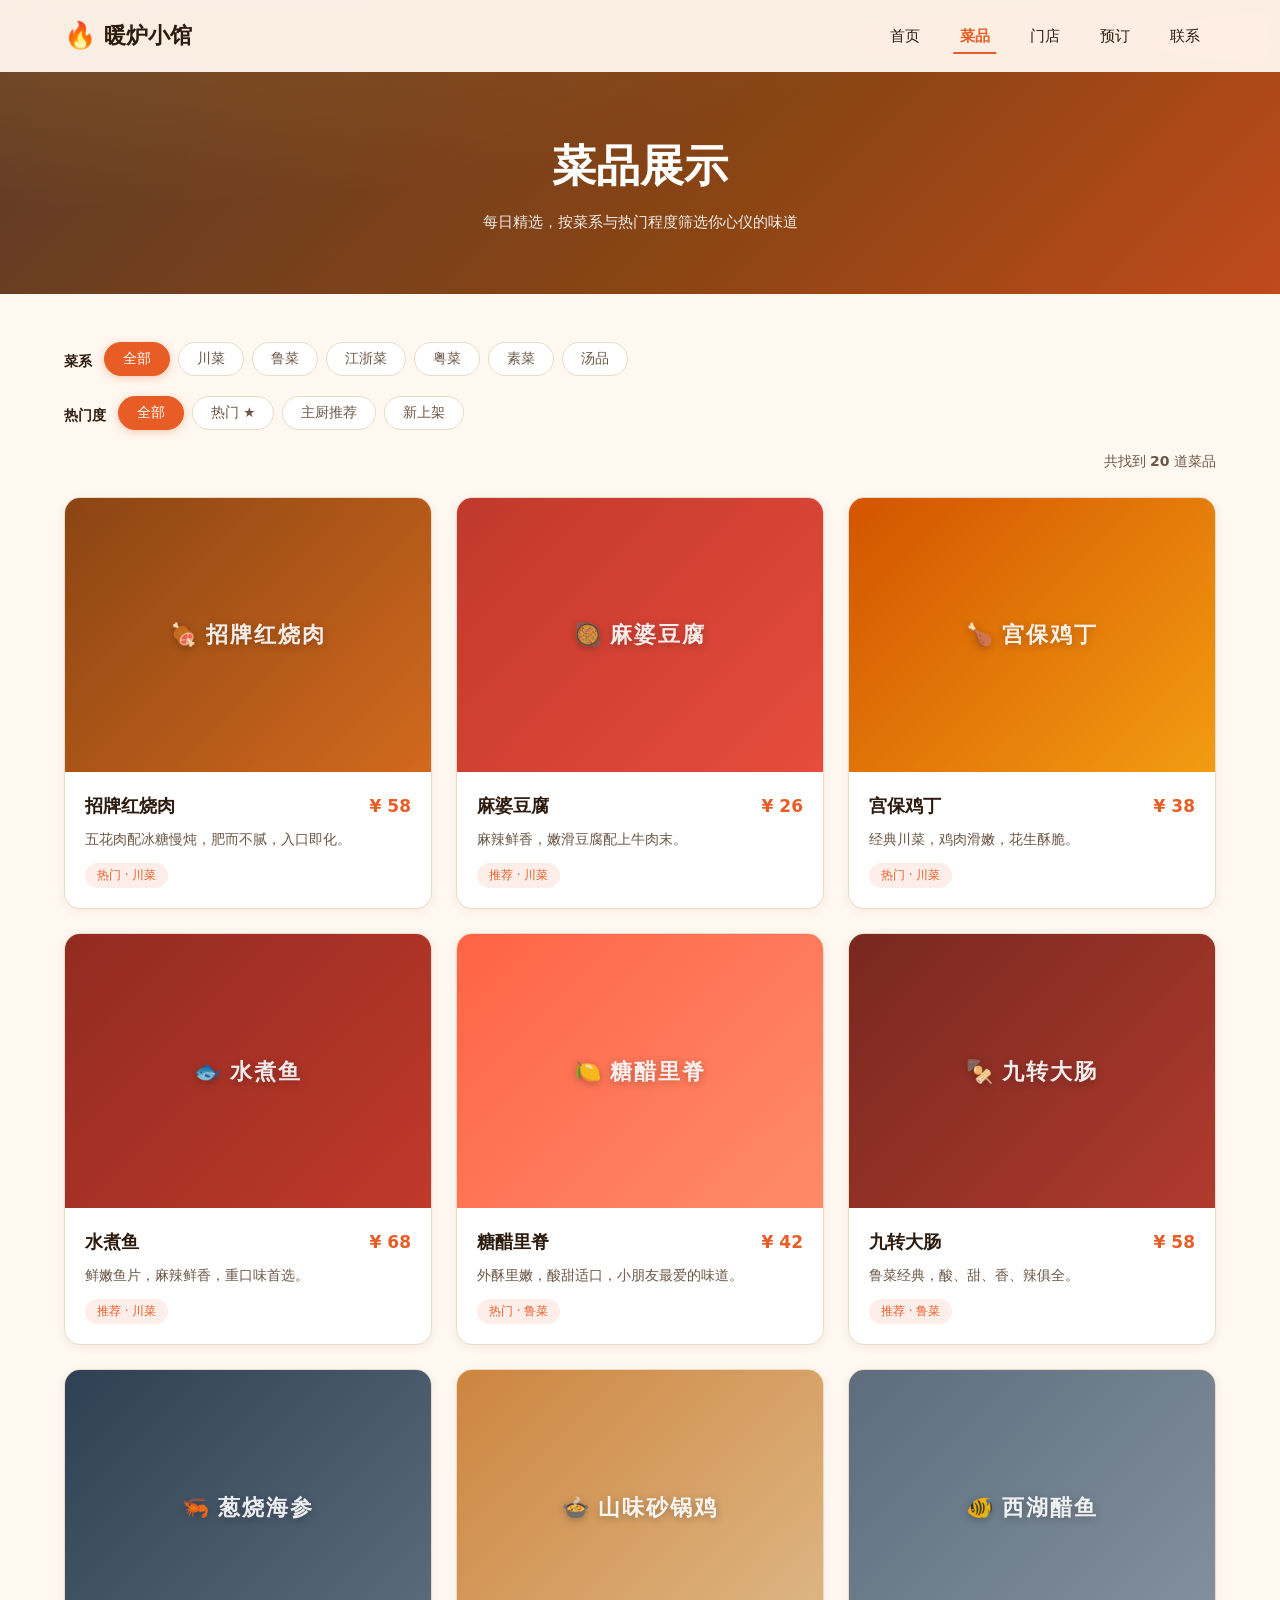
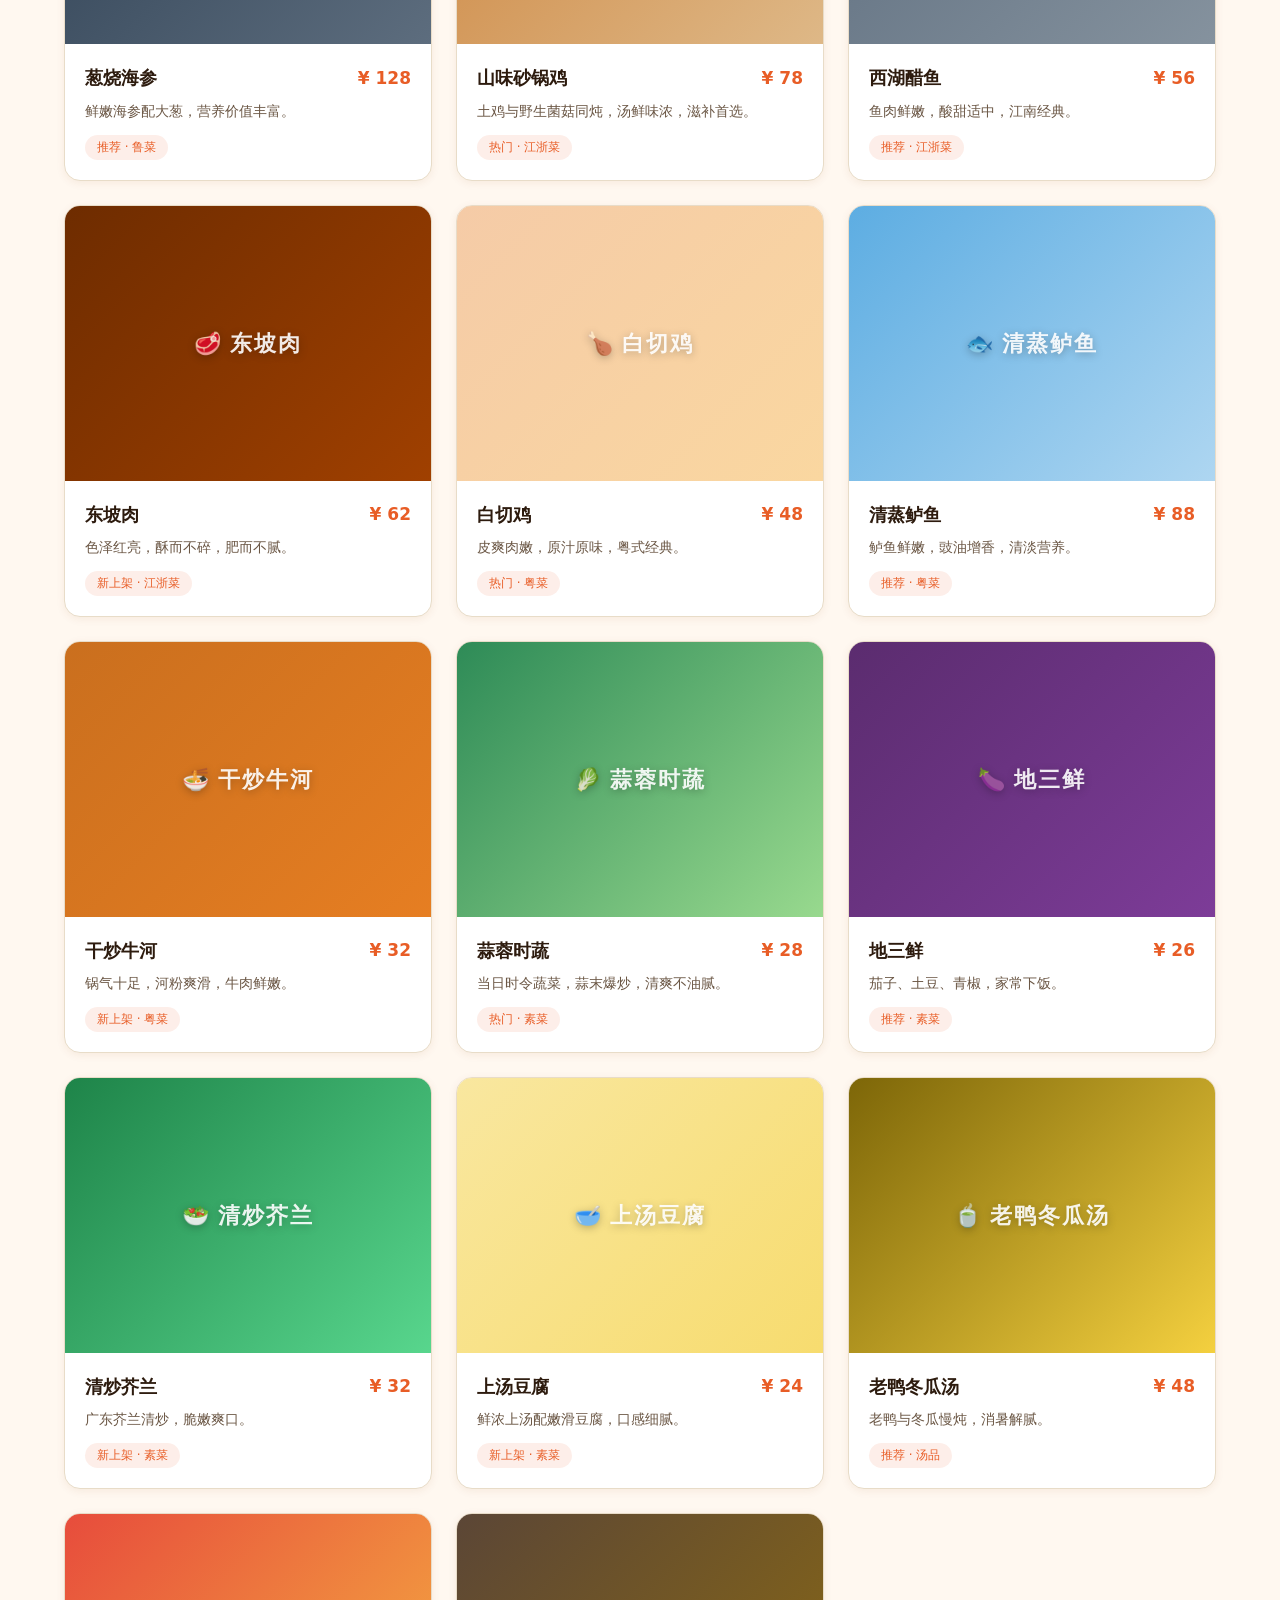
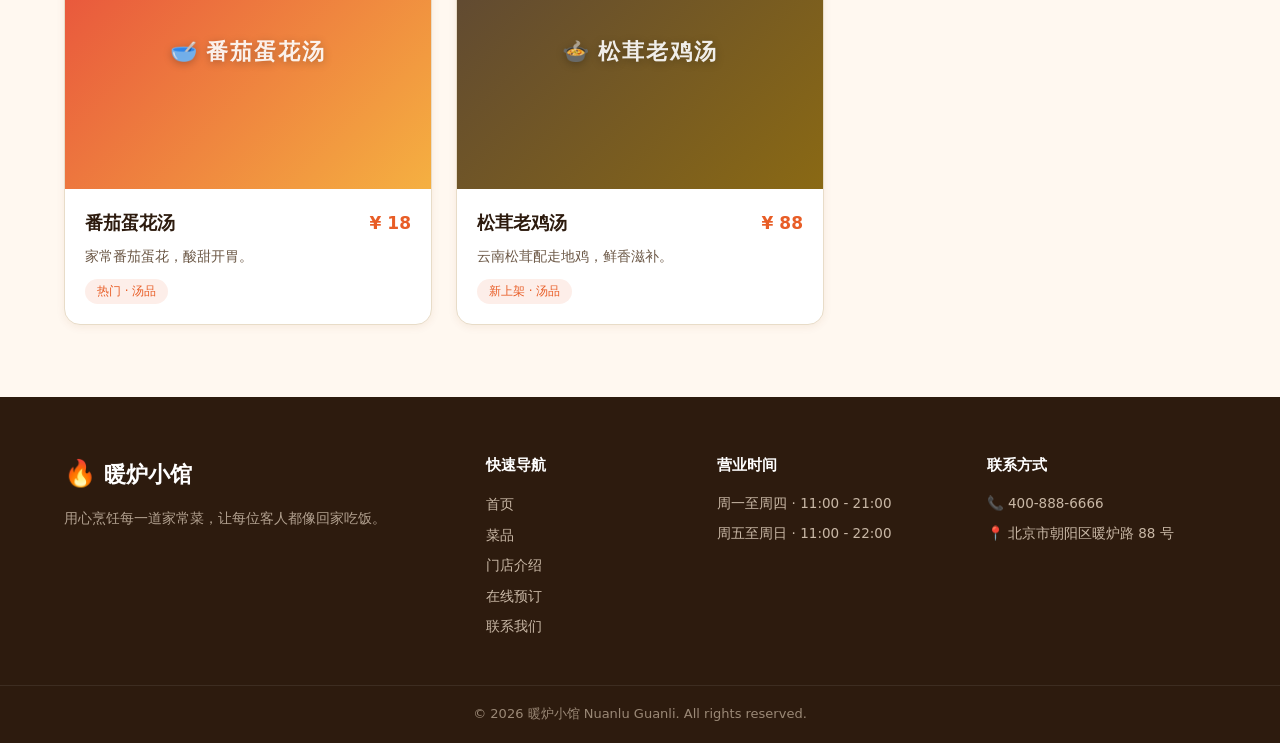
<file: dishes.html>
<!DOCTYPE html>
<html lang="zh-CN">
<head>
  <meta charset="UTF-8" />
  <meta name="viewport" content="width=device-width, initial-scale=1.0" />
  <title>菜品展示 · 暖炉小馆</title>
  <link rel="stylesheet" href="css/style.css" />
  <link rel="stylesheet" href="css/responsive.css" />
</head>
<body class="page-dishes">

  <header id="site-header" class="site-header">
    <div class="container nav-container">
      <a href="index.html" class="logo"><span class="logo-icon">🔥</span><span class="logo-text">暖炉小馆</span></a>
      <button id="nav-toggle" class="nav-toggle" aria-label="切换导航菜单" aria-expanded="false">
        <span></span><span></span><span></span>
      </button>
      <nav id="main-nav" class="main-nav">
        <ul class="nav-list">
          <li><a href="index.html">首页</a></li>
          <li><a href="dishes.html" class="active">菜品</a></li>
          <li><a href="about.html">门店</a></li>
          <li><a href="booking.html">预订</a></li>
          <li><a href="contact.html">联系</a></li>
        </ul>
      </nav>
    </div>
  </header>

  <!-- ============ 页面横幅 ============ -->
  <section class="page-banner">
    <div class="container">
      <h1>菜品展示</h1>
      <p>每日精选，按菜系与热门程度筛选你心仪的味道</p>
    </div>
  </section>

  <!-- ============ 筛选栏 ============ -->
  <section class="section dish-filter-section">
    <div class="container">

      <div class="filter-group">
        <span class="filter-label">菜系</span>
        <div class="filter-chips" id="filter-cuisine">
          <button class="chip active" data-cuisine="all">全部</button>
          <button class="chip" data-cuisine="sichuan">川菜</button>
          <button class="chip" data-cuisine="shandong">鲁菜</button>
          <button class="chip" data-cuisine="jiangsu">江浙菜</button>
          <button class="chip" data-cuisine="cantonese">粤菜</button>
          <button class="chip" data-cuisine="vegetable">素菜</button>
          <button class="chip" data-cuisine="soup">汤品</button>
        </div>
      </div>

      <div class="filter-group">
        <span class="filter-label">热门度</span>
        <div class="filter-chips" id="filter-popularity">
          <button class="chip active" data-popularity="all">全部</button>
          <button class="chip" data-popularity="hot">热门 ★</button>
          <button class="chip" data-popularity="recommend">主厨推荐</button>
          <button class="chip" data-popularity="new">新上架</button>
        </div>
      </div>

      <div class="filter-result">
        共找到 <strong id="result-count">0</strong> 道菜品
      </div>

      <!-- ============ 菜品网格 ============ -->
      <div class="dish-grid dish-grid-lg" id="dish-grid">
        <!-- JS 动态渲染 -->
      </div>

      <div id="empty-state" class="empty-state" hidden>
        <p>暂无符合筛选条件的菜品，请换个试试～</p>
      </div>
    </div>
  </section>

  <footer class="site-footer">
    <div class="container footer-grid">
      <div class="footer-col">
        <div class="logo"><span class="logo-icon">🔥</span><span class="logo-text">暖炉小馆</span></div>
        <p class="footer-about">用心烹饪每一道家常菜，让每位客人都像回家吃饭。</p>
      </div>
      <div class="footer-col">
        <h4>快速导航</h4>
        <ul>
          <li><a href="index.html">首页</a></li>
          <li><a href="dishes.html">菜品</a></li>
          <li><a href="about.html">门店介绍</a></li>
          <li><a href="booking.html">在线预订</a></li>
          <li><a href="contact.html">联系我们</a></li>
        </ul>
      </div>
      <div class="footer-col">
        <h4>营业时间</h4>
        <ul class="no-dot">
          <li>周一至周四 · 11:00 - 21:00</li>
          <li>周五至周日 · 11:00 - 22:00</li>
        </ul>
      </div>
      <div class="footer-col">
        <h4>联系方式</h4>
        <ul class="no-dot">
          <li>📞 400-888-6666</li>
          <li>📍 北京市朝阳区暖炉路 88 号</li>
        </ul>
      </div>
    </div>
    <div class="footer-bottom">
      <div class="container">© 2026 暖炉小馆 Nuanlu Guanli. All rights reserved.</div>
    </div>
  </footer>

  <button id="back-top" class="back-top" aria-label="返回顶部">↑</button>

  <script src="js/main.js"></script>
  <script src="js/dishes.js"></script>
</body>
</html>
</file>
<file: css/style.css>
/* ======================================================
   暖炉小馆 · 主样式 (style.css)
   暖色调 · 语义化区块 · 组件化组织
   ====================================================== */

/* ---------- 0. 重置 & 基础变量 ---------- */
*, *::before, *::after { box-sizing: border-box; margin: 0; padding: 0; }

:root {
  /* 暖色调配色 */
  --color-primary: #E85D26;      /* 主色：暖橙 */
  --color-primary-dark: #C04A1C;
  --color-primary-light: #FF7A45;
  --color-accent: #F6AE2D;       /* 强调色：金黄 */
  --color-brown: #8B4513;        /* 深棕 */
  --color-camel: #D68C45;        /* 沙棕 */
  --color-cream: #FFF8F0;        /* 暖白背景 */
  --color-cream-dark: #F5EDE0;
  --color-text: #2D1B0E;
  --color-text-light: #6B5745;
  --color-border: #E8DCC8;
  --color-white: #ffffff;
  --color-success: #2E8B57;
  --color-error: #D93025;

  /* 字体 */
  --font-sans: "PingFang SC", "Microsoft YaHei", "Hiragino Sans GB", system-ui, -apple-system, sans-serif;
  --font-serif: "Noto Serif SC", "Songti SC", serif;

  /* 尺寸 */
  --container-max: 1200px;
  --header-h: 72px;

  /* 阴影 */
  --shadow-sm: 0 2px 8px rgba(139, 69, 19, .08);
  --shadow-md: 0 6px 20px rgba(139, 69, 19, .12);
  --shadow-lg: 0 12px 40px rgba(139, 69, 19, .18);

  /* 圆角 */
  --radius-sm: 6px;
  --radius-md: 10px;
  --radius-lg: 16px;

  /* 过渡 */
  --ease: cubic-bezier(.4, 0, .2, 1);
}

html { scroll-behavior: smooth; }

body {
  font-family: var(--font-sans);
  font-size: 16px;
  line-height: 1.6;
  color: var(--color-text);
  background: var(--color-cream);
  -webkit-font-smoothing: antialiased;
  -moz-osx-font-smoothing: grayscale;
}

img { max-width: 100%; display: block; }

a { color: var(--color-primary); text-decoration: none; transition: color .2s var(--ease); }
a:hover { color: var(--color-primary-dark); }

button { font-family: inherit; cursor: pointer; border: none; background: none; }

input, select, textarea {
  font-family: inherit; font-size: inherit; color: inherit;
}

/* 选中态 */
::selection { background: var(--color-primary); color: #fff; }

/* ---------- 1. 容器 & 通用 ---------- */
.container {
  max-width: var(--container-max);
  margin: 0 auto;
  padding: 0 24px;
}

.section { padding: 72px 0; }

.section-head { text-align: center; margin-bottom: 48px; }
.eyebrow {
  display: inline-block;
  font-size: 13px;
  letter-spacing: 2px;
  text-transform: uppercase;
  color: var(--color-primary);
  margin-bottom: 12px;
  font-weight: 600;
}
.section-title {
  font-family: var(--font-serif);
  font-size: 34px;
  font-weight: 600;
  color: var(--color-text);
  margin-bottom: 8px;
}
.section-sub { color: var(--color-text-light); font-size: 15px; }
.section-more { text-align: center; margin-top: 40px; }

/* ---------- 2. 按钮 ---------- */
.btn {
  display: inline-flex; align-items: center; justify-content: center;
  gap: 6px;
  padding: 12px 28px;
  font-size: 15px;
  font-weight: 500;
  border-radius: var(--radius-md);
  transition: all .25s var(--ease);
  white-space: nowrap;
  cursor: pointer;
  border: 2px solid transparent;
}
.btn-primary {
  background: var(--color-primary);
  color: #fff;
  border-color: var(--color-primary);
}
.btn-primary:hover {
  background: var(--color-primary-dark);
  border-color: var(--color-primary-dark);
  transform: translateY(-2px);
  box-shadow: 0 6px 18px rgba(232, 93, 38, .35);
  color: #fff;
}
.btn-primary:active { transform: translateY(0); }

.btn-outline {
  background: transparent;
  border-color: var(--color-primary);
  color: var(--color-primary);
}
.btn-outline:hover {
  background: var(--color-primary);
  color: #fff;
  transform: translateY(-2px);
}
.btn-outline:active { transform: translateY(0); }

.btn-lg { padding: 14px 36px; font-size: 16px; }
.btn-block { width: 100%; }
.btn[disabled] { opacity: .6; cursor: not-allowed; pointer-events: none; }

/* ---------- 3. 固定导航栏 ---------- */
.site-header {
  position: fixed; top: 0; left: 0; right: 0;
  z-index: 1000;
  background: rgba(255, 248, 240, .95);
  backdrop-filter: saturate(180%) blur(12px);
  -webkit-backdrop-filter: saturate(180%) blur(12px);
  border-bottom: 1px solid transparent;
  height: var(--header-h);
  transition: box-shadow .3s var(--ease), border-color .3s var(--ease), background .3s var(--ease);
}
.site-header.is-scrolled {
  box-shadow: var(--shadow-md);
  border-bottom-color: var(--color-border);
}

.nav-container {
  height: 100%;
  display: flex; align-items: center; justify-content: space-between;
}

.logo {
  display: inline-flex; align-items: center; gap: 8px;
  font-family: var(--font-serif);
  font-size: 22px; font-weight: 700;
  color: var(--color-text);
}
.logo:hover { color: var(--color-primary); }
.logo-icon { font-size: 26px; }

.main-nav { display: flex; }
.nav-list {
  list-style: none;
  display: flex; align-items: center; gap: 8px;
}
.nav-list a {
  display: inline-block;
  padding: 8px 16px;
  font-size: 15px;
  color: var(--color-text);
  border-radius: var(--radius-sm);
  position: relative;
}
.nav-list a::after {
  content: "";
  position: absolute;
  bottom: 2px; left: 50%;
  width: 0; height: 2px;
  background: var(--color-primary);
  transition: all .25s var(--ease);
  transform: translateX(-50%);
}
.nav-list a:hover { color: var(--color-primary); }
.nav-list a:hover::after { width: 70%; }
.nav-list a.active {
  color: var(--color-primary);
  font-weight: 600;
}
.nav-list a.active::after { width: 70%; }

.nav-toggle {
  display: none;
  width: 40px; height: 40px;
  padding: 8px;
  flex-direction: column; justify-content: space-around;
  border-radius: var(--radius-sm);
  transition: background .2s var(--ease);
}
.nav-toggle:hover { background: var(--color-cream-dark); }
.nav-toggle span {
  display: block; height: 2px;
  background: var(--color-text);
  border-radius: 2px;
  transition: all .3s var(--ease);
}
.nav-toggle.is-open span:nth-child(1) { transform: translateY(10px) rotate(45deg); }
.nav-toggle.is-open span:nth-child(2) { opacity: 0; }
.nav-toggle.is-open span:nth-child(3) { transform: translateY(-10px) rotate(-45deg); }

/* ---------- 4. 英雄区 ---------- */
.hero {
  position: relative;
  min-height: 560px;
  display: flex; align-items: center; justify-content: center;
  color: #fff;
  padding: calc(var(--header-h) + 40px) 0 60px;
  overflow: hidden;
}
.hero-bg {
  position: absolute; inset: 0;
  background:
    radial-gradient(ellipse at top left, rgba(246, 174, 45, .25), transparent 50%),
    radial-gradient(ellipse at bottom right, rgba(232, 93, 38, .35), transparent 60%),
    linear-gradient(135deg, #5B3A29 0%, #8B4513 40%, #C04A1C 100%);
  z-index: -2;
}
.hero-overlay {
  position: absolute; inset: 0;
  background-image:
    radial-gradient(circle at 20% 30%, rgba(255,255,255,.06) 0, transparent 40%),
    radial-gradient(circle at 80% 70%, rgba(255,255,255,.05) 0, transparent 35%);
  z-index: -1;
}
.hero-content { text-align: center; max-width: 720px; }
.hero-tagline {
  font-size: 13px; letter-spacing: 4px;
  text-transform: uppercase;
  color: var(--color-accent);
  margin-bottom: 16px;
  opacity: .9;
}
.hero-title {
  font-family: var(--font-serif);
  font-size: clamp(36px, 6vw, 64px);
  line-height: 1.2;
  font-weight: 700;
  margin-bottom: 16px;
  text-shadow: 0 2px 12px rgba(0,0,0,.2);
}
.hero-desc {
  font-size: clamp(15px, 2vw, 18px);
  opacity: .92;
  margin-bottom: 32px;
}
.hero-actions {
  display: flex; gap: 16px; justify-content: center; flex-wrap: wrap;
}
.hero-actions .btn-primary { background: var(--color-accent); border-color: var(--color-accent); color: var(--color-brown); }
.hero-actions .btn-primary:hover { background: #ffc107; border-color: #ffc107; color: var(--color-brown); box-shadow: 0 6px 20px rgba(246, 174, 45, .5); }
.hero-actions .btn-outline { border-color: rgba(255,255,255,.8); color: #fff; }
.hero-actions .btn-outline:hover { background: rgba(255,255,255,.15); border-color: #fff; color: #fff; }

/* ---------- 5. 特色板块 ---------- */
.features { background: var(--color-cream); }
.features-grid {
  display: grid;
  grid-template-columns: repeat(3, 1fr);
  gap: 28px;
}
.feature-card {
  background: #fff;
  padding: 40px 28px;
  border-radius: var(--radius-lg);
  text-align: center;
  box-shadow: var(--shadow-sm);
  transition: transform .3s var(--ease), box-shadow .3s var(--ease);
  border: 1px solid var(--color-border);
}
.feature-card:hover {
  transform: translateY(-6px);
  box-shadow: var(--shadow-md);
  border-color: var(--color-primary-light);
}
.feature-icon {
  font-size: 44px;
  margin-bottom: 16px;
  display: inline-block;
  width: 72px; height: 72px;
  line-height: 72px;
  border-radius: 50%;
  background: linear-gradient(135deg, rgba(232,93,38,.12), rgba(246,174,45,.18));
}
.feature-card h3 {
  font-family: var(--font-serif);
  font-size: 20px; margin-bottom: 8px;
  color: var(--color-text);
}
.feature-card p { color: var(--color-text-light); font-size: 14px; }

/* ---------- 6. 菜品卡片 ---------- */
.dish-grid {
  display: grid;
  grid-template-columns: repeat(4, 1fr);
  gap: 24px;
}
.dish-grid-lg { grid-template-columns: repeat(3, 1fr); }

.dish-card {
  background: #fff;
  border-radius: var(--radius-lg);
  overflow: hidden;
  box-shadow: var(--shadow-sm);
  transition: transform .3s var(--ease), box-shadow .3s var(--ease);
  display: flex; flex-direction: column;
  border: 1px solid var(--color-border);
  position: relative;
}
.dish-card:hover {
  transform: translateY(-6px);
  box-shadow: var(--shadow-lg);
  border-color: var(--color-primary-light);
}
.dish-img {
  aspect-ratio: 4/3;
  display: flex; align-items: center; justify-content: center;
  color: rgba(255,255,255,.9);
  font-family: var(--font-serif);
  font-size: 22px;
  font-weight: 600;
  position: relative;
  overflow: hidden;
  transition: transform .5s var(--ease);
}
.dish-card:hover .dish-img { transform: scale(1.03); }
.dish-img-text { letter-spacing: 2px; text-shadow: 0 2px 8px rgba(0,0,0,.25); }

.dish-body { padding: 20px; flex: 1; display: flex; flex-direction: column; }
.dish-head { display: flex; justify-content: space-between; align-items: center; margin-bottom: 8px; gap: 8px; }
.dish-head h3 {
  font-family: var(--font-serif);
  font-size: 18px; color: var(--color-text);
  flex: 1; min-width: 0;
}
.dish-price {
  color: var(--color-primary);
  font-weight: 700;
  font-size: 17px;
  white-space: nowrap;
}
.dish-desc {
  font-size: 13.5px;
  color: var(--color-text-light);
  flex: 1;
  margin-bottom: 12px;
  display: -webkit-box;
  -webkit-line-clamp: 2;
  -webkit-box-orient: vertical;
  overflow: hidden;
}
.dish-tag {
  display: inline-block;
  align-self: flex-start;
  padding: 3px 12px;
  font-size: 12px;
  border-radius: 20px;
  background: rgba(232, 93, 38, .1);
  color: var(--color-primary);
  font-weight: 500;
}

/* ---------- 7. CTA ---------- */
.cta {
  background: linear-gradient(135deg, var(--color-brown) 0%, var(--color-primary) 100%);
  color: #fff;
  text-align: center;
}
.cta h2 {
  font-family: var(--font-serif);
  font-size: 32px;
  margin-bottom: 12px;
}
.cta p { opacity: .9; margin-bottom: 28px; }
.cta .btn-primary {
  background: var(--color-accent);
  border-color: var(--color-accent);
  color: var(--color-brown);
}
.cta .btn-primary:hover { background: #ffc107; border-color: #ffc107; }

/* ---------- 8. 页脚 ---------- */
.site-footer {
  background: #2D1B0E;
  color: #C9B8A6;
  padding: 56px 0 0;
}
.footer-grid {
  display: grid;
  grid-template-columns: 2fr 1fr 1.2fr 1.2fr;
  gap: 40px;
  padding-bottom: 40px;
}
.footer-col h4 {
  color: #fff;
  font-size: 15px;
  margin-bottom: 16px;
  font-family: var(--font-serif);
}
.footer-col ul { list-style: none; }
.footer-col ul li { margin-bottom: 8px; font-size: 14px; }
.footer-col a { color: #C9B8A6; transition: color .2s var(--ease); }
.footer-col a:hover { color: var(--color-accent); }
.footer-col .logo { color: #fff; margin-bottom: 12px; }
.footer-col .logo:hover { color: var(--color-accent); }
.footer-about { font-size: 14px; opacity: .85; line-height: 1.7; }
.footer-col .no-dot li { font-size: 13.5px; }
.footer-bottom {
  border-top: 1px solid rgba(255,255,255,.08);
  padding: 18px 0;
  text-align: center;
  font-size: 13px;
  color: #9A8876;
}

/* ---------- 9. 返回顶部 ---------- */
.back-top {
  position: fixed;
  right: 28px; bottom: 80px;
  width: 46px; height: 46px;
  border-radius: 50%;
  background: var(--color-primary);
  color: #fff;
  font-size: 20px;
  font-weight: 700;
  box-shadow: var(--shadow-md);
  opacity: 0;
  visibility: hidden;
  transform: translateY(12px);
  transition: all .3s var(--ease);
  z-index: 999;
  display: flex; align-items: center; justify-content: center;
}
.back-top.is-visible {
  opacity: 1; visibility: visible;
  transform: translateY(0);
}
.back-top:hover {
  background: var(--color-primary-dark);
  transform: translateY(-3px);
  box-shadow: var(--shadow-lg);
}

/* ---------- 10. 页面横幅 ---------- */
.page-banner {
  padding: calc(var(--header-h) + 60px) 0 60px;
  background:
    radial-gradient(ellipse at top left, rgba(246, 174, 45, .18), transparent 50%),
    linear-gradient(135deg, #5B3A29 0%, #8B4513 60%, #C04A1C 100%);
  color: #fff;
  text-align: center;
}
.page-banner h1 {
  font-family: var(--font-serif);
  font-size: clamp(30px, 5vw, 44px);
  margin-bottom: 8px;
  font-weight: 700;
}
.page-banner p { opacity: .9; font-size: 15px; }

/* ---------- 11. 菜品筛选 ---------- */
.dish-filter-section { padding-top: 48px; }
.filter-group {
  display: flex; align-items: flex-start; gap: 12px;
  margin-bottom: 20px;
  flex-wrap: wrap;
}
.filter-label {
  font-size: 14px; font-weight: 600;
  color: var(--color-text);
  padding-top: 8px;
  flex-shrink: 0;
}
.filter-chips { display: flex; flex-wrap: wrap; gap: 8px; }
.chip {
  padding: 7px 18px;
  font-size: 13.5px;
  border-radius: 24px;
  background: #fff;
  border: 1px solid var(--color-border);
  color: var(--color-text-light);
  transition: all .2s var(--ease);
}
.chip:hover {
  border-color: var(--color-primary);
  color: var(--color-primary);
}
.chip.active {
  background: var(--color-primary);
  border-color: var(--color-primary);
  color: #fff;
  box-shadow: 0 2px 8px rgba(232, 93, 38, .3);
}
.filter-result {
  text-align: right;
  font-size: 14px;
  color: var(--color-text-light);
  margin: 12px 0 24px;
}
.empty-state {
  text-align: center;
  padding: 60px 0;
  color: var(--color-text-light);
}

/* ---------- 12. 品牌故事 ---------- */
.brand-story { padding: 80px 0; }
.story-container {
  display: grid;
  grid-template-columns: 1.2fr 1fr;
  gap: 60px;
  align-items: center;
}
.story-text h2 {
  font-family: var(--font-serif);
  font-size: 30px;
  margin-bottom: 20px;
  line-height: 1.35;
}
.story-text p {
  color: var(--color-text-light);
  margin-bottom: 14px;
  line-height: 1.8;
}
.story-text .quote {
  border-left: 3px solid var(--color-primary);
  padding: 12px 20px;
  margin-top: 24px;
  background: rgba(232, 93, 38, .05);
  color: var(--color-brown);
  font-style: italic;
  border-radius: 0 var(--radius-sm) var(--radius-sm) 0;
}
.story-visual {
  aspect-ratio: 1;
  border-radius: var(--radius-lg);
  background: linear-gradient(135deg, var(--color-camel) 0%, var(--color-primary) 100%);
  display: flex; align-items: center; justify-content: center;
  color: #fff;
  box-shadow: var(--shadow-lg);
  position: relative;
  overflow: hidden;
}
.story-visual::before {
  content: "";
  position: absolute; inset: 16px;
  border: 2px solid rgba(255,255,255,.3);
  border-radius: calc(var(--radius-lg) - 8px);
}
.visual-inner { text-align: center; }
.visual-emoji { font-size: 96px; display: block; margin-bottom: 12px; }
.visual-year {
  font-family: var(--font-serif);
  font-size: 24px;
  letter-spacing: 3px;
  opacity: .95;
}

/* ---------- 13. 门店信息 ---------- */
.store-info { background: var(--color-cream-dark); }
.info-grid {
  display: grid;
  grid-template-columns: repeat(4, 1fr);
  gap: 20px;
}
.info-card {
  background: #fff;
  padding: 28px 24px;
  border-radius: var(--radius-lg);
  text-align: center;
  box-shadow: var(--shadow-sm);
  transition: transform .3s var(--ease), box-shadow .3s var(--ease);
  border: 1px solid var(--color-border);
}
.info-card:hover {
  transform: translateY(-4px);
  box-shadow: var(--shadow-md);
  border-color: var(--color-primary-light);
}
.info-icon {
  font-size: 36px;
  width: 64px; height: 64px;
  line-height: 64px;
  margin: 0 auto 16px;
  background: linear-gradient(135deg, rgba(232,93,38,.12), rgba(246,174,45,.18));
  border-radius: 50%;
}
.info-card h3 {
  font-family: var(--font-serif);
  font-size: 18px; margin-bottom: 10px;
}
.info-card p { font-size: 14px; color: var(--color-text-light); margin-bottom: 4px; }
.info-list { list-style: none; text-align: left; display: inline-block; }
.info-list li {
  font-size: 13.5px;
  color: var(--color-text-light);
  padding: 4px 0 4px 18px;
  position: relative;
}
.info-list li::before {
  content: "•";
  position: absolute; left: 0;
  color: var(--color-primary);
  font-weight: 700;
}

/* ---------- 14. 图片画廊 ---------- */
.gallery-grid {
  display: grid;
  grid-template-columns: repeat(3, 1fr);
  grid-auto-rows: 180px;
  gap: 16px;
}
.gallery-item {
  border-radius: var(--radius-md);
  display: flex; align-items: flex-end;
  padding: 16px 20px;
  color: #fff;
  font-family: var(--font-serif);
  font-size: 18px;
  box-shadow: var(--shadow-sm);
  transition: transform .3s var(--ease), box-shadow .3s var(--ease);
  cursor: pointer;
  position: relative;
  overflow: hidden;
}
.gallery-item:hover {
  transform: scale(1.02);
  box-shadow: var(--shadow-md);
}
.gallery-item:nth-child(1) { grid-column: span 2; grid-row: span 2; }
.gallery-item span {
  text-shadow: 0 2px 8px rgba(0,0,0,.3);
  background: rgba(0,0,0,.15);
  padding: 4px 12px;
  border-radius: 4px;
  backdrop-filter: blur(4px);
}

/* ---------- 15. 预订表单 ---------- */
.booking-section { padding-top: 48px; }
.booking-container {
  display: grid;
  grid-template-columns: 2fr 1fr;
  gap: 40px;
  align-items: start;
}

.booking-form-wrap {
  background: #fff;
  padding: 36px;
  border-radius: var(--radius-lg);
  box-shadow: var(--shadow-sm);
  border: 1px solid var(--color-border);
}

.form-row {
  display: grid;
  grid-template-columns: 1fr 1fr;
  gap: 20px;
}

.form-group {
  margin-bottom: 20px;
}
.form-group label {
  display: block;
  font-size: 14px;
  font-weight: 500;
  margin-bottom: 8px;
  color: var(--color-text);
}
.form-group .req { color: var(--color-error); }

.form-group input[type="text"],
.form-group input[type="tel"],
.form-group input[type="date"],
.form-group input[type="email"],
.form-group select,
.form-group textarea {
  width: 100%;
  padding: 12px 14px;
  border: 1px solid var(--color-border);
  border-radius: var(--radius-md);
  background: #fff;
  transition: border-color .2s var(--ease), box-shadow .2s var(--ease);
  font-size: 14.5px;
  color: var(--color-text);
}
.form-group input:focus,
.form-group select:focus,
.form-group textarea:focus {
  outline: none;
  border-color: var(--color-primary);
  box-shadow: 0 0 0 3px rgba(232, 93, 38, .15);
}
.form-group textarea { resize: vertical; min-height: 90px; }

.form-group.has-error input,
.form-group.has-error select,
.form-group.has-error textarea {
  border-color: var(--color-error);
  box-shadow: 0 0 0 3px rgba(217, 48, 37, .12);
}

.form-error {
  display: block;
  min-height: 16px;
  margin-top: 6px;
  font-size: 12.5px;
  color: var(--color-error);
}

/* 人数 stepper */
.stepper {
  display: flex; align-items: center;
  border: 1px solid var(--color-border);
  border-radius: var(--radius-md);
  overflow: hidden;
  background: #fff;
}
.stepper input {
  border: none !important;
  text-align: center;
  width: 100%;
  padding: 12px 8px !important;
  background: transparent !important;
  font-weight: 600;
  -moz-appearance: textfield;
}
.stepper input::-webkit-inner-spin-button,
.stepper input::-webkit-outer-spin-button {
  -webkit-appearance: none; margin: 0;
}
.stepper:focus-within {
  border-color: var(--color-primary);
  box-shadow: 0 0 0 3px rgba(232, 93, 38, .15);
}
.step-btn {
  width: 44px; height: 44px;
  font-size: 22px; font-weight: 500;
  color: var(--color-text);
  background: var(--color-cream);
  transition: background .2s var(--ease), color .2s var(--ease);
  flex-shrink: 0;
}
.step-btn:hover { background: var(--color-primary); color: #fff; }
.step-btn:active { background: var(--color-primary-dark); }

.char-count {
  text-align: right;
  font-size: 12px;
  color: var(--color-text-light);
  margin-top: 4px;
}

.form-submit { margin-top: 24px; }
.form-tip {
  margin-top: 10px;
  text-align: center;
  font-size: 12.5px;
  color: var(--color-text-light);
}

/* 预订侧栏 */
.booking-sidebar { display: flex; flex-direction: column; gap: 20px; }
.info-panel {
  background: #fff;
  padding: 24px;
  border-radius: var(--radius-lg);
  border: 1px solid var(--color-border);
  box-shadow: var(--shadow-sm);
}
.info-panel h3 {
  font-family: var(--font-serif);
  font-size: 17px;
  margin-bottom: 10px;
  color: var(--color-text);
}
.phone-big {
  font-size: 22px;
  font-weight: 700;
  color: var(--color-primary);
  margin-bottom: 6px;
}
.check-list { list-style: none; }
.check-list li {
  padding: 5px 0 5px 22px;
  position: relative;
  font-size: 13.5px;
  color: var(--color-text-light);
}
.check-list li::before {
  content: "✓";
  position: absolute; left: 0;
  color: var(--color-success);
  font-weight: 700;
}

/* ---------- 16. 弹窗 ---------- */
.modal {
  position: fixed; inset: 0;
  z-index: 2000;
  display: flex; align-items: center; justify-content: center;
}
.modal[hidden] { display: none; }
.modal-backdrop {
  position: absolute; inset: 0;
  background: rgba(0, 0, 0, .5);
  animation: fadeIn .25s var(--ease);
}
.modal-dialog {
  position: relative;
  background: #fff;
  border-radius: var(--radius-lg);
  padding: 40px 36px 32px;
  max-width: 440px;
  width: 90%;
  text-align: center;
  box-shadow: var(--shadow-lg);
  animation: modalIn .3s var(--ease);
}
.modal-close {
  position: absolute;
  top: 12px; right: 14px;
  width: 32px; height: 32px;
  border-radius: 50%;
  font-size: 22px;
  color: var(--color-text-light);
  transition: all .2s var(--ease);
}
.modal-close:hover { background: var(--color-cream-dark); color: var(--color-error); }
.modal-icon { font-size: 56px; margin-bottom: 16px; }
.modal-dialog h3 {
  font-family: var(--font-serif);
  font-size: 22px; margin-bottom: 8px;
}
.modal-dialog p { color: var(--color-text-light); margin-bottom: 24px; font-size: 14.5px; }
.modal-actions {
  display: flex; gap: 12px; justify-content: center; flex-wrap: wrap;
}

@keyframes fadeIn { from { opacity: 0; } to { opacity: 1; } }
@keyframes modalIn {
  from { opacity: 0; transform: translateY(20px) scale(.96); }
  to { opacity: 1; transform: none; }
}

/* ---------- 17. 联系页 ---------- */
.contact-container {
  display: grid;
  grid-template-columns: 1fr 1.2fr;
  gap: 36px;
}
.contact-info {
  display: grid;
  grid-template-columns: 1fr 1fr;
  gap: 16px;
  align-content: start;
}
.contact-form-wrap {
  background: #fff;
  padding: 32px;
  border-radius: var(--radius-lg);
  box-shadow: var(--shadow-sm);
  border: 1px solid var(--color-border);
}
.contact-form-wrap h2 {
  font-family: var(--font-serif);
  font-size: 24px; margin-bottom: 8px;
}
.form-intro { color: var(--color-text-light); font-size: 14px; margin-bottom: 24px; }

/* 地图占位 */
.map-placeholder {
  background:
    linear-gradient(135deg, rgba(139,69,19,.08), rgba(232,93,38,.12)),
    repeating-linear-gradient(0deg, transparent, transparent 30px, rgba(0,0,0,.03) 30px, rgba(0,0,0,.03) 31px),
    repeating-linear-gradient(90deg, transparent, transparent 30px, rgba(0,0,0,.03) 30px, rgba(0,0,0,.03) 31px),
    #FFF8F0;
  border-radius: var(--radius-lg);
  padding: 60px 30px;
  text-align: center;
  border: 2px dashed var(--color-camel);
}
.map-pin { font-size: 54px; margin-bottom: 12px; }
.map-placeholder h3 {
  font-family: var(--font-serif);
  font-size: 22px; margin-bottom: 8px;
}
.map-placeholder p { color: var(--color-text-light); margin-bottom: 24px; }
.map-actions { display: flex; gap: 12px; justify-content: center; flex-wrap: wrap; }

/* ---------- 18. 图片懒加载占位 ---------- */
.lazy-img {
  background: linear-gradient(135deg, #E8DCC8, #D6C4A8);
  position: relative;
  overflow: hidden;
}
.lazy-img::after {
  content: "";
  position: absolute; inset: 0;
  background: linear-gradient(90deg, transparent, rgba(255,255,255,.3), transparent);
  animation: shimmer 1.6s infinite;
}
.lazy-img.is-loaded::after { display: none; }
@keyframes shimmer {
  0% { transform: translateX(-100%); }
  100% { transform: translateX(100%); }
}

/* ---------- 19. 滚动进入动画 ---------- */
.fade-up {
  opacity: 0;
  transform: translateY(24px);
  transition: opacity .6s var(--ease), transform .6s var(--ease);
}
.fade-up.is-visible {
  opacity: 1;
  transform: none;
}

/* ---------- 20. 响应式断点占位（实际在 responsive.css 中覆盖） ---------- */
@media (max-width: 1024px) {
  .section { padding: 56px 0; }
  .section-title { font-size: 28px; }
}
</file>
<file: css/responsive.css>
/* ======================================================
   暖炉小馆 · 响应式样式 (responsive.css)
   断点：≤480px 手机 | 481-768px 大手机/小平板 | 769-1024px 平板 | >1024px PC
   ====================================================== */

/* ============ 平板 (≤1024px) ============ */
@media (max-width: 1024px) {
  .container { padding: 0 20px; }
  .section { padding: 56px 0; }
  .section-head { margin-bottom: 36px; }
  .section-title { font-size: 28px; }

  /* 菜品网格 */
  .dish-grid { grid-template-columns: repeat(3, 1fr); }
  .dish-grid-lg { grid-template-columns: repeat(3, 1fr); }

  /* 特色 */
  .features-grid { gap: 20px; }
  .feature-card { padding: 32px 20px; }

  /* 品牌故事 */
  .brand-story { padding: 60px 0; }
  .story-container { grid-template-columns: 1fr 1fr; gap: 40px; }

  /* 门店信息 */
  .info-grid { grid-template-columns: repeat(2, 1fr); }

  /* 画廊 */
  .gallery-grid { grid-template-columns: repeat(2, 1fr); grid-auto-rows: 160px; }
  .gallery-item:nth-child(1) { grid-column: span 2; grid-row: span 1; }

  /* 预订 */
  .booking-container { grid-template-columns: 1fr; gap: 28px; }

  /* 联系 */
  .contact-container { grid-template-columns: 1fr; gap: 28px; }

  /* 页脚 */
  .footer-grid { grid-template-columns: repeat(2, 1fr); gap: 32px; }

  /* CTA */
  .cta h2 { font-size: 26px; }
}

/* ============ 大手机 / 小平板 (≤768px) ============ */
@media (max-width: 768px) {
  :root { --header-h: 60px; }

  /* 汉堡菜单 */
  .nav-toggle { display: flex; }
  .main-nav {
    position: fixed;
    top: var(--header-h);
    left: 0; right: 0;
    background: rgba(255, 248, 240, .98);
    backdrop-filter: blur(12px);
    padding: 16px 24px;
    box-shadow: var(--shadow-md);
    transform: translateY(-120%);
    opacity: 0;
    transition: transform .35s var(--ease), opacity .3s var(--ease);
    border-bottom: 1px solid var(--color-border);
  }
  .main-nav.is-open { transform: translateY(0); opacity: 1; }
  .nav-list {
    flex-direction: column;
    align-items: stretch;
    gap: 4px;
  }
  .nav-list li { border-bottom: 1px solid var(--color-border); }
  .nav-list li:last-child { border-bottom: none; }
  .nav-list a {
    padding: 14px 12px;
    font-size: 16px;
  }
  .nav-list a::after { display: none; }
  .nav-list a.active {
    background: rgba(232, 93, 38, .08);
    border-left: 3px solid var(--color-primary);
    border-radius: 0;
  }

  /* Hero */
  .hero { min-height: 480px; padding-top: calc(var(--header-h) + 24px); }
  .hero-actions { flex-direction: column; align-items: stretch; padding: 0 20px; }
  .hero-actions .btn { width: 100%; }

  /* 菜品网格 */
  .dish-grid { grid-template-columns: repeat(2, 1fr); }
  .dish-grid-lg { grid-template-columns: repeat(2, 1fr); }

  /* 特色 */
  .features-grid { grid-template-columns: 1fr; gap: 16px; }
  .feature-card { padding: 28px 20px; }

  /* 品牌故事 */
  .story-container { grid-template-columns: 1fr; gap: 32px; }
  .story-visual { order: -1; max-width: 320px; margin: 0 auto; }

  /* 门店信息 */
  .info-grid { grid-template-columns: 1fr; gap: 16px; }

  /* 画廊 */
  .gallery-grid { grid-template-columns: 1fr 1fr; grid-auto-rows: 140px; }
  .gallery-item:nth-child(1) { grid-column: span 2; }

  /* 预订表单 */
  .form-row { grid-template-columns: 1fr; gap: 0; }
  .booking-form-wrap { padding: 24px 20px; }

  /* 联系信息 */
  .contact-info { grid-template-columns: 1fr 1fr; }
  .contact-form-wrap { padding: 24px 20px; }

  /* 筛选栏 */
  .filter-group { gap: 8px; }
  .filter-label { padding-top: 6px; font-size: 13px; }
  .chip { padding: 6px 14px; font-size: 12.5px; }

  /* 页脚 */
  .footer-grid { grid-template-columns: 1fr; gap: 28px; }
  .site-footer { padding-top: 40px; }

  /* 返回顶部 */
  .back-top { right: 20px; bottom: 60px; width: 42px; height: 42px; }

  /* 弹窗 */
  .modal-dialog { padding: 32px 24px 24px; }
}

/* ============ 手机 (≤480px) ============ */
@media (max-width: 480px) {
  .container { padding: 0 16px; }
  .section { padding: 44px 0; }
  .section-title { font-size: 24px; }
  .eyebrow { font-size: 12px; letter-spacing: 1.5px; }

  /* Hero */
  .hero { min-height: 420px; }
  .hero-title { font-size: 32px; }
  .hero-desc { font-size: 15px; }

  /* 菜品网格 */
  .dish-grid { grid-template-columns: 1fr; gap: 16px; }
  .dish-grid-lg { grid-template-columns: 1fr; }

  /* 画廊 */
  .gallery-grid { grid-template-columns: 1fr; grid-auto-rows: 160px; }
  .gallery-item:nth-child(1) { grid-column: span 1; }

  /* 联系信息 */
  .contact-info { grid-template-columns: 1fr; }

  /* 按钮 */
  .btn-lg { padding: 12px 24px; font-size: 15px; }

  /* 页脚 */
  .logo { font-size: 19px; }
  .logo-icon { font-size: 22px; }
}

/* ============ 大屏优化 (≥1440px) ============ */
@media (min-width: 1440px) {
  :root { --container-max: 1280px; }
  .hero-title { font-size: 72px; }
  .section-title { font-size: 38px; }
}

/* ============ 打印样式 ============ */
@media print {
  .site-header, .site-footer, .back-top, .nav-toggle, .hero-actions,
  .filter-group, .section-more, .form-submit, .booking-sidebar,
  .contact-form-wrap, .map-actions { display: none !important; }
  body { background: #fff; color: #000; }
  a { color: #000; text-decoration: underline; }
}
</file>
